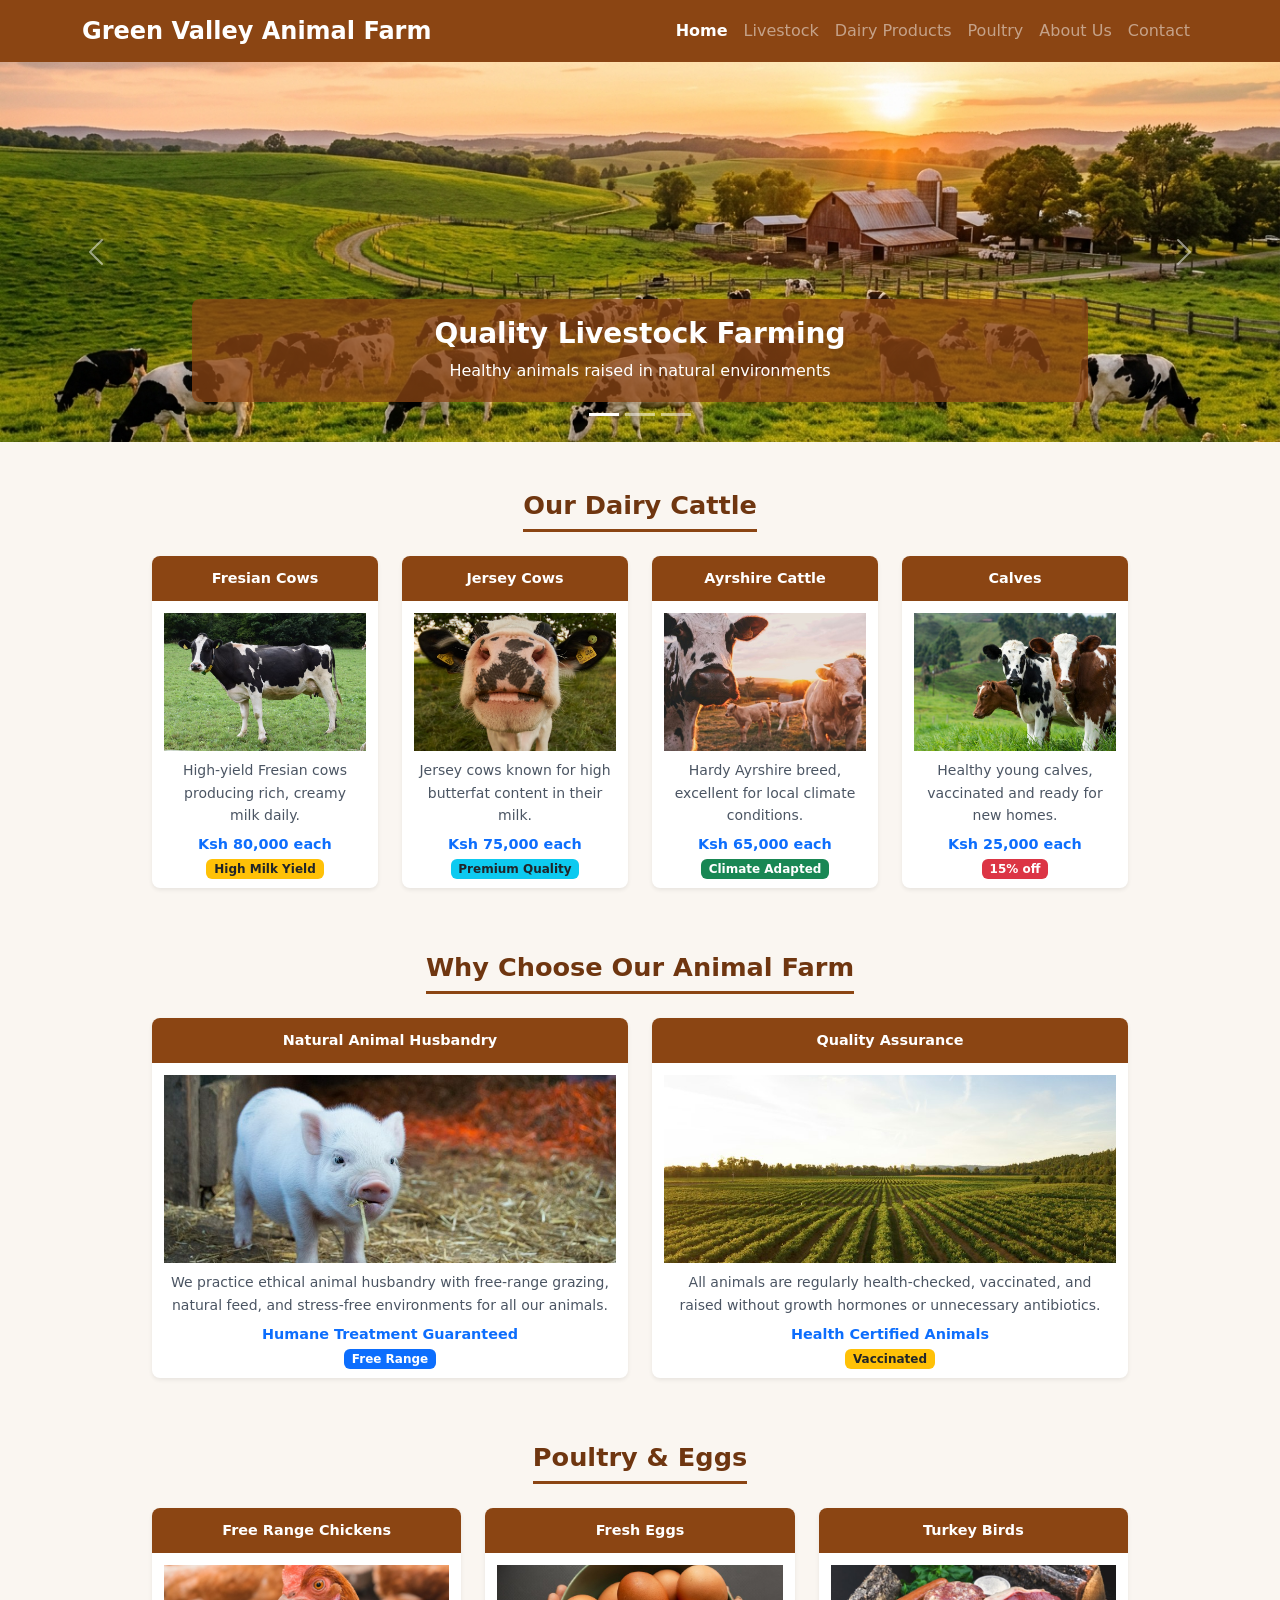
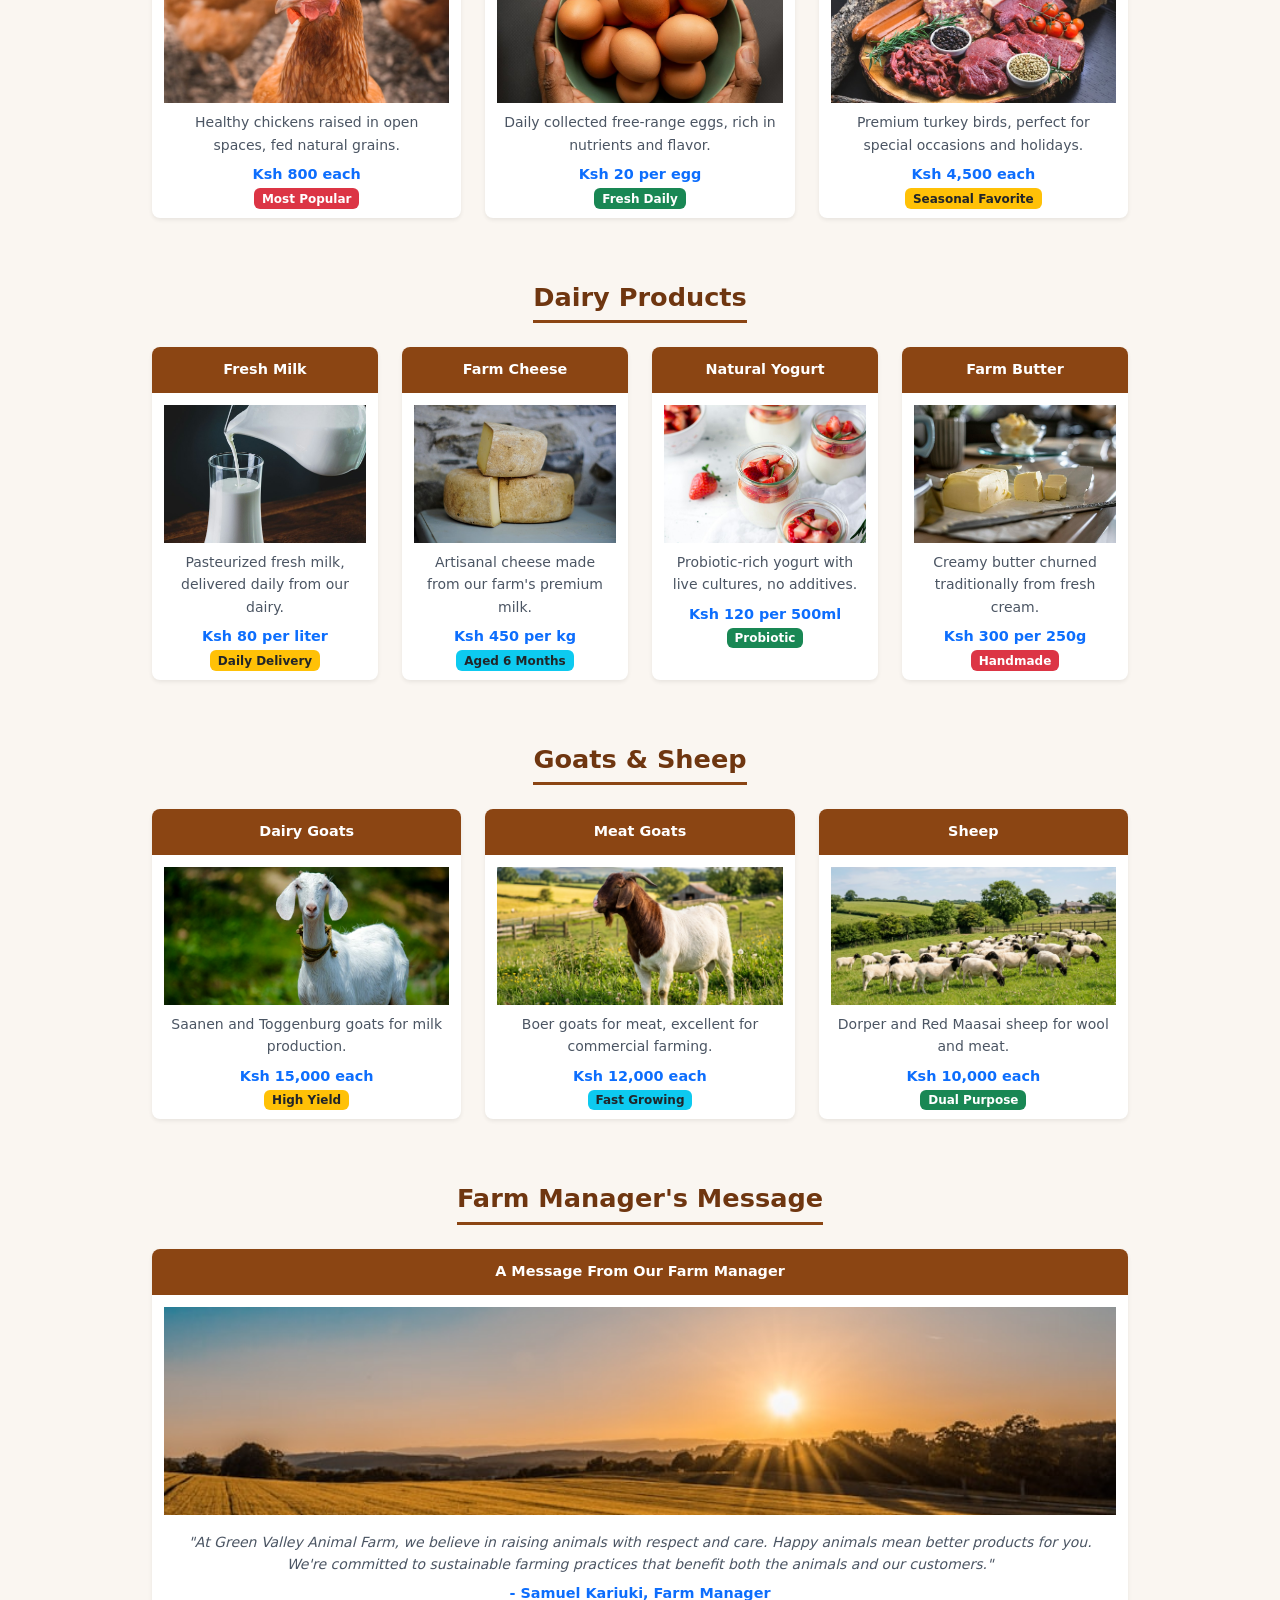
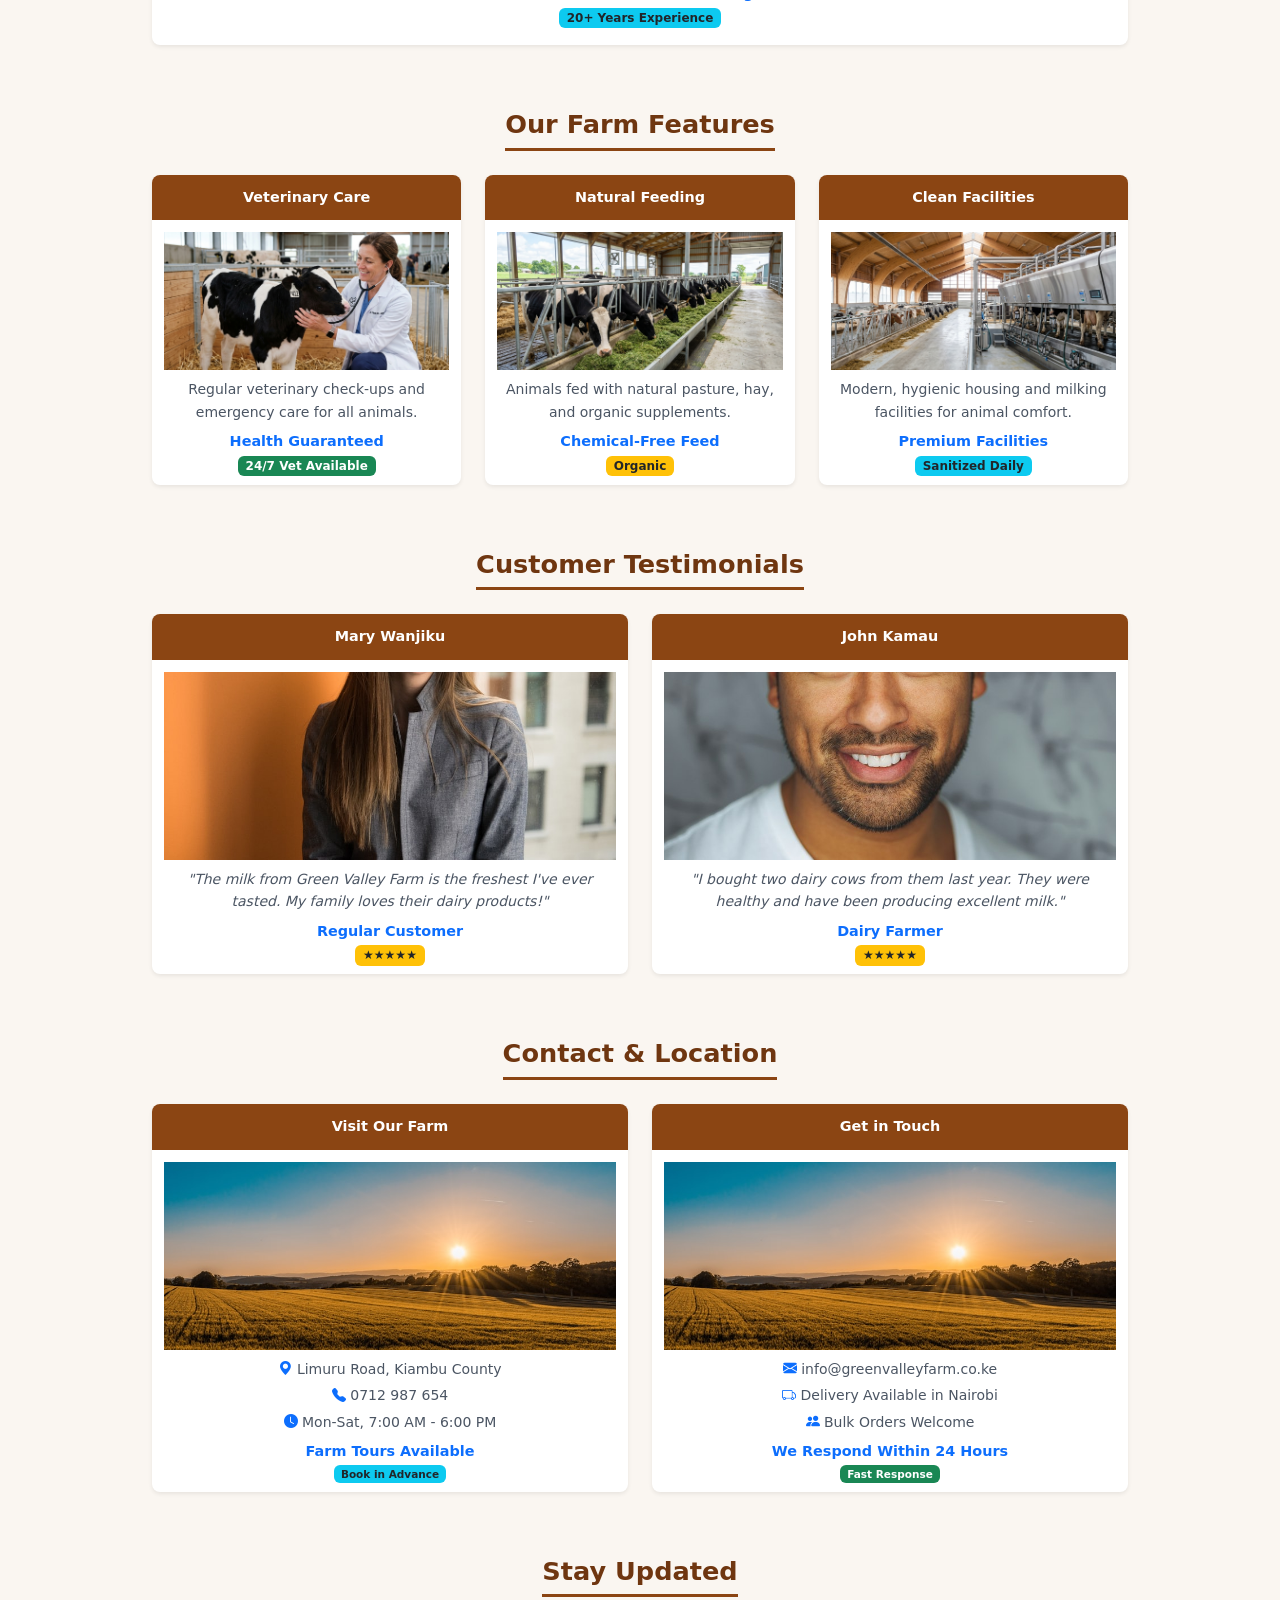
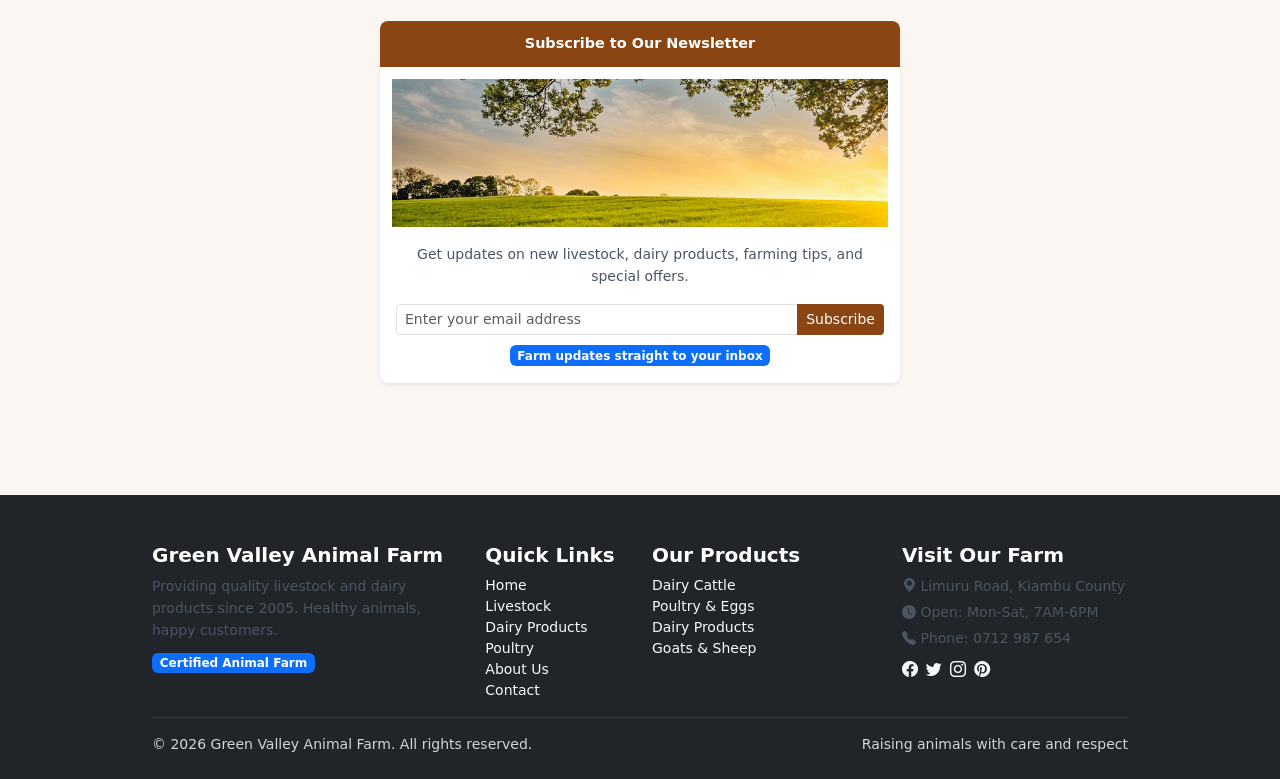
<file: index.html>
<!DOCTYPE html>
<html lang="en">
<head>
<meta charset="UTF-8"><meta name="viewport" content="width=device-width, initial-scale=1.0">
<title>Green Valley Animal Farm | Quality Livestock and Dairy</title>
<link href="css/bootstrap.min.css" rel="stylesheet"><link href="https://cdn.jsdelivr.net/npm/bootstrap@5.3.2/dist/css/bootstrap.min.css" rel="stylesheet">
<link href="https://cdn.jsdelivr.net/npm/bootstrap-icons@1.11.3/font/bootstrap-icons.min.css" rel="stylesheet">
<style>
:root {
    --brown: saddlebrown;
    --dark-brown: rgb(111, 54, 16);
    --cream: rgb(250, 246, 241);
    --text-dark: rgb(51, 51, 51);
    --text-gray: rgb(75, 85, 99);
    --orange: rgb(217, 119, 6);
    --charcoal: rgb(33, 37, 41);
    --light-gray: rgb(209, 213, 219);
    --blue: rgb(13, 110, 253);
    --white: white;
    --near-black: rgb(17, 17, 17);
}
body {
    background-color: var(--cream);
    color: var(--text-dark);
    font-family: system-ui, -apple-system, sans-serif;
}
h2 {
    color: var(--dark-brown);
    font-weight: 700;
    font-size: 1.6rem;
    padding-bottom: 8px;
    display: inline-block;
    border-bottom: 3px solid var(--brown);
}
p {
    line-height: 1.6;
    color: var(--text-gray);
}
a {
    text-decoration: none;
    color: var(--brown);
    transition: all 0.2s ease-in-out;
}
a:hover {
    color: var(--orange);
}
.navbar-custom { background-color: var(--brown); }
.footer-custom { background-color: var(--charcoal); color: var(--light-gray); }
.carousel-item { height: 380px; background-color: var(--near-black); }
.carousel-item img { object-fit: cover; width: 100%; height: 100%; }
.carousel-caption { background: rgba(139, 69, 19, 0.75); border-radius: 8px; left: 15%; right: 15%; bottom: 40px; padding: 18px; }
.carousel-caption p { color: var(--white); }
.section-block { margin-bottom: 4rem; }
.card { transition: transform 0.25s, box-shadow 0.25s; border: none; border-radius: 8px; overflow: hidden; }
.card:hover { transform: translateY(-4px); box-shadow: 0 10px 24px rgba(0, 0, 0, 0.12) !important; }
.card-header-custom { background-color: var(--brown); color: var(--white); text-align: center; font-weight: 600; font-size: 0.9rem; padding: 12px; }
.card-img-top { height: 150px; object-fit: cover; padding: 12px 12px 0; }
.card-img-wide { height: 200px; }
.price { color: var(--blue); font-weight: 600; font-size: 0.9rem; }
</style>
</head>
<body>
<nav class="navbar navbar-expand-lg navbar-dark sticky-top navbar-custom">
  <div class="container">
    <a class="navbar-brand text-white fw-bold fs-4" href="index.html"><i class="bi bi-paw-fill"></i> Green Valley Animal Farm</a>
    <button class="navbar-toggler" type="button" data-bs-toggle="collapse" data-bs-target="#navbarContent"><span class="navbar-toggler-icon"></span></button>
    <div class="collapse navbar-collapse" id="navbarContent">
      <ul class="navbar-nav ms-auto mb-2 mb-lg-0">
        <li class="nav-item"><a class="nav-link text-white active fw-semibold" href="index.html">Home</a></li>
        <li class="nav-item"><a class="nav-link text-white-50" href="livestock.html">Livestock</a></li>
        <li class="nav-item"><a class="nav-link text-white-50" href="Dairyproducts.html">Dairy Products</a></li>
        <li class="nav-item"><a class="nav-link text-white-50" href="poultry.html">Poultry</a></li>
        <li class="nav-item"><a class="nav-link text-white-50" href="AboutUs.html">About Us</a></li>
        <li class="nav-item"><a class="nav-link text-white-50" href="Contact.html">Contact</a></li>
      </ul>
    </div>
  </div>
</nav>

<div id="heroCarousel" class="carousel slide carousel-fade" data-bs-ride="carousel">
  <div class="carousel-indicators">
    <button data-bs-target="#heroCarousel" data-bs-slide-to="0" class="active"></button>
    <button data-bs-target="#heroCarousel" data-bs-slide-to="1"></button>
    <button data-bs-target="#heroCarousel" data-bs-slide-to="2"></button>
  </div>
  <div class="carousel-inner">
    <div class="carousel-item active" data-bs-interval="5000">
      <img src="images/hero-cows.jpg" class="d-block w-100" alt="Cows grazing at sunset">
      <div class="carousel-caption"><h3 class="fw-bold">Quality Livestock Farming</h3>
        <p class="mb-0 text-white">Healthy animals raised in natural environments</p>
      </div>
    </div>
    <div class="carousel-item" data-bs-interval="5000">
      <img src="images/hero-dairy.jpg" class="d-block w-100" alt="Dairy herd on green pasture">
      <div class="carousel-caption">
        <h3 class="fw-bold">Fresh Dairy Daily</h3>
        <p class="mb-0 text-white">Milk, cheese, yogurt and butter straight from our farm</p></div></div>
    <div class="carousel-item" data-bs-interval="5000"><img src="images/hero-poultry.jpg" class="d-block w-100" alt="Free range chickens">
      <div class="carousel-caption"><h3 class="fw-bold">Free Range Poultry</h3><p class="mb-0 text-white">Chickens, eggs and turkeys raised on natural feed</p></div></div>
  </div>
  <button class="carousel-control-prev" type="button" data-bs-target="#heroCarousel" data-bs-slide="prev"><span class="carousel-control-prev-icon"></span></button>
  <button class="carousel-control-next" type="button" data-bs-target="#heroCarousel" data-bs-slide="next"><span class="carousel-control-next-icon"></span></button>
</div>

<main class="container py-5" style="max-width:1000px;">

  <!-- SECTION 1: 4 COLUMNS -->
  <section class="section-block text-center" id="livestock">
    <h2 class="mb-4">Our Dairy Cattle</h2>
    <div class="row g-4">
      <div class="col-sm-6 col-lg-3"><div class="card h-100 shadow-sm"><div class="card-header-custom">Fresian Cows</div><img src="images/fresian-cows.jpg" class="card-img-top" alt="Fresian cows grazing" loading="lazy"><div class="card-body py-2"><p class="small mb-2">High-yield Fresian cows producing rich, creamy milk daily.</p><div class="price">Ksh 80,000 each</div><span class="badge bg-warning text-dark">High Milk Yield</span></div></div></div>
      <div class="col-sm-6 col-lg-3"><div class="card h-100 shadow-sm"><div class="card-header-custom">Jersey Cows</div><img src="images/jersey-cows.jpg" class="card-img-top" alt="Jersey cows on pasture" loading="lazy"><div class="card-body py-2"><p class="small mb-2">Jersey cows known for high butterfat content in their milk.</p><div class="price">Ksh 75,000 each</div><span class="badge bg-info text-dark">Premium Quality</span></div></div></div>
      <div class="col-sm-6 col-lg-3"><div class="card h-100 shadow-sm"><div class="card-header-custom">Ayrshire Cattle</div><img src="images/ayrshire-cattle.jpg" class="card-img-top" alt="Ayrshire cattle" loading="lazy"><div class="card-body py-2"><p class="small mb-2">Hardy Ayrshire breed, excellent for local climate conditions.</p><div class="price">Ksh 65,000 each</div><span class="badge bg-success">Climate Adapted</span></div></div></div>
      <div class="col-sm-6 col-lg-3"><div class="card h-100 shadow-sm"><div class="card-header-custom">Calves</div><img src="images/calves.jpg" class="card-img-top" alt="Young calves" loading="lazy"><div class="card-body py-2"><p class="small mb-2">Healthy young calves, vaccinated and ready for new homes.</p><div class="price">Ksh 25,000 each</div><span class="badge bg-danger">15% off</span></div></div></div>
    </div>
  </section>

  <!-- SECTION 2: 2 COLUMNS -->
  <section class="section-block text-center" id="about">
    <h2 class="mb-4">Why Choose Our Animal Farm</h2>
    <div class="row g-4 justify-content-center">
      <div class="col-md-6"><div class="card h-100 shadow-sm"><div class="card-header-custom">Natural Animal Husbandry</div><img src="images/husbandry.jpg" class="card-img-top card-img-wide" alt="Cows and calves in a field" loading="lazy"><div class="card-body py-2"><p class="small mb-2">We practice ethical animal husbandry with free-range grazing, natural feed, and stress-free environments for all our animals.</p><div class="price">Humane Treatment Guaranteed</div><span class="badge bg-primary">Free Range</span></div></div></div>
      <div class="col-md-6"><div class="card h-100 shadow-sm"><div class="card-header-custom">Quality Assurance</div><img src="images/quality.jpg" class="card-img-top card-img-wide" alt="Healthy cow close up" loading="lazy"><div class="card-body py-2"><p class="small mb-2">All animals are regularly health-checked, vaccinated, and raised without growth hormones or unnecessary antibiotics.</p><div class="price">Health Certified Animals</div><span class="badge bg-warning text-dark">Vaccinated</span></div></div></div>
    </div>
  </section>

  <!-- SECTION 3: 3 COLUMNS -->
  <section class="section-block text-center" id="poultry">
    <h2 class="mb-4">Poultry &amp; Eggs</h2>
    <div class="row g-4">
      <div class="col-md-6 col-lg-4"><div class="card h-100 shadow-sm"><div class="card-header-custom">Free Range Chickens</div><img src="images/chickens.jpg" class="card-img-top" alt="Free range chickens" loading="lazy"><div class="card-body py-2"><p class="small mb-2">Healthy chickens raised in open spaces, fed natural grains.</p><div class="price">Ksh 800 each</div><span class="badge bg-danger">Most Popular</span></div></div></div>
      <div class="col-md-6 col-lg-4"><div class="card h-100 shadow-sm"><div class="card-header-custom">Fresh Eggs</div><img src="images/eggs.jpg" class="card-img-top" alt="Bowl of fresh eggs" loading="lazy"><div class="card-body py-2"><p class="small mb-2">Daily collected free-range eggs, rich in nutrients and flavor.</p><div class="price">Ksh 20 per egg</div><span class="badge bg-success">Fresh Daily</span></div></div></div>
      <div class="col-md-6 col-lg-4"><div class="card h-100 shadow-sm"><div class="card-header-custom">Turkey Birds</div><img src="images/turkeys.jpg" class="card-img-top" alt="Turkeys on grass" loading="lazy"><div class="card-body py-2"><p class="small mb-2">Premium turkey birds, perfect for special occasions and holidays.</p><div class="price">Ksh 4,500 each</div><span class="badge bg-warning text-dark">Seasonal Favorite</span></div></div></div>
    </div>
  </section>

  <!-- SECTION 4: 4 COLUMNS -->
  <section class="section-block text-center" id="dairy-products">
    <h2 class="mb-4">Dairy Products</h2>
    <div class="row g-4">
      <div class="col-sm-6 col-lg-3"><div class="card h-100 shadow-sm"><div class="card-header-custom">Fresh Milk</div><img src="images/milk.jpg" class="card-img-top" alt="Fresh milk" loading="lazy"><div class="card-body py-2"><p class="small mb-2">Pasteurized fresh milk, delivered daily from our dairy.</p><div class="price">Ksh 80 per liter</div><span class="badge bg-warning text-dark">Daily Delivery</span></div></div></div>
      <div class="col-sm-6 col-lg-3"><div class="card h-100 shadow-sm"><div class="card-header-custom">Farm Cheese</div><img src="images/cheese.jpg" class="card-img-top" alt="Farm cheese wheels" loading="lazy"><div class="card-body py-2"><p class="small mb-2">Artisanal cheese made from our farm's premium milk.</p><div class="price">Ksh 450 per kg</div><span class="badge bg-info text-dark">Aged 6 Months</span></div></div></div>
      <div class="col-sm-6 col-lg-3"><div class="card h-100 shadow-sm"><div class="card-header-custom">Natural Yogurt</div><img src="images/yogurt.jpg" class="card-img-top" alt="Natural yogurt" loading="lazy"><div class="card-body py-2"><p class="small mb-2">Probiotic-rich yogurt with live cultures, no additives.</p><div class="price">Ksh 120 per 500ml</div><span class="badge bg-success">Probiotic</span></div></div></div>
      <div class="col-sm-6 col-lg-3"><div class="card h-100 shadow-sm"><div class="card-header-custom">Farm Butter</div><img src="images/butter.jpg" class="card-img-top" alt="Farm butter" loading="lazy"><div class="card-body py-2"><p class="small mb-2">Creamy butter churned traditionally from fresh cream.</p><div class="price">Ksh 300 per 250g</div><span class="badge bg-danger">Handmade</span></div></div></div>
    </div>
  </section>

  <!-- SECTION 5: 3 COLUMNS -->
  <section class="section-block text-center">
    <h2 class="mb-4">Goats &amp; Sheep</h2>
    <div class="row g-4">
      <div class="col-md-6 col-lg-4"><div class="card h-100 shadow-sm"><div class="card-header-custom">Dairy Goats</div><img src="images/dairy-goats.jpg" class="card-img-top" alt="Dairy goats" loading="lazy"><div class="card-body py-2"><p class="small mb-2">Saanen and Toggenburg goats for milk production.</p><div class="price">Ksh 15,000 each</div><span class="badge bg-warning text-dark">High Yield</span></div></div></div>
      <div class="col-md-6 col-lg-4"><div class="card h-100 shadow-sm"><div class="card-header-custom">Meat Goats</div><img src="images/meat-goats.jpg" class="card-img-top" alt="Boer goats" loading="lazy"><div class="card-body py-2"><p class="small mb-2">Boer goats for meat, excellent for commercial farming.</p><div class="price">Ksh 12,000 each</div><span class="badge bg-info text-dark">Fast Growing</span></div></div></div>
      <div class="col-md-6 col-lg-4"><div class="card h-100 shadow-sm"><div class="card-header-custom">Sheep</div><img src="images/sheep.jpg" class="card-img-top" alt="Sheep flock" loading="lazy"><div class="card-body py-2"><p class="small mb-2">Dorper and Red Maasai sheep for wool and meat.</p><div class="price">Ksh 10,000 each</div><span class="badge bg-success">Dual Purpose</span></div></div></div>
    </div>
  </section>

  <!-- SECTION 6: 1 COLUMN -->
  <section class="section-block text-center">
    <h2 class="mb-4">Farm Manager's Message</h2>
    <div class="card shadow-sm"><div class="card-header-custom">A Message From Our Farm Manager</div><img src="images/farm-field.jpg" class="card-img-top" style="height:220px;" alt="Green farm field" loading="lazy"><div class="card-body"><p class="fst-italic small mb-2">"At Green Valley Animal Farm, we believe in raising animals with respect and care. Happy animals mean better products for you. We're committed to sustainable farming practices that benefit both the animals and our customers."</p><div class="price">- Samuel Kariuki, Farm Manager</div><span class="badge bg-info text-dark">20+ Years Experience</span></div></div>
  </section>

  <!-- SECTION 7: 3 COLUMNS -->
  <section class="section-block text-center">
    <h2 class="mb-4">Our Farm Features</h2>
    <div class="row g-4">
      <div class="col-md-6 col-lg-4"><div class="card h-100 shadow-sm"><div class="card-header-custom">Veterinary Care</div><img src="images/vet-care.jpg" class="card-img-top" alt="Vet examining calves" loading="lazy"><div class="card-body py-2"><p class="small mb-2">Regular veterinary check-ups and emergency care for all animals.</p><div class="price">Health Guaranteed</div><span class="badge bg-success">24/7 Vet Available</span></div></div></div>
      <div class="col-md-6 col-lg-4"><div class="card h-100 shadow-sm"><div class="card-header-custom">Natural Feeding</div><img src="images/feeding.jpg" class="card-img-top" alt="Cow eating fresh grass" loading="lazy"><div class="card-body py-2"><p class="small mb-2">Animals fed with natural pasture, hay, and organic supplements.</p><div class="price">Chemical-Free Feed</div><span class="badge bg-warning text-dark">Organic</span></div></div></div>
      <div class="col-md-6 col-lg-4"><div class="card h-100 shadow-sm"><div class="card-header-custom">Clean Facilities</div><img src="images/facilities.jpg" class="card-img-top" alt="Modern milking parlour" loading="lazy"><div class="card-body py-2"><p class="small mb-2">Modern, hygienic housing and milking facilities for animal comfort.</p><div class="price">Premium Facilities</div><span class="badge bg-info text-dark">Sanitized Daily</span></div></div></div>
    </div>
  </section>

  <!-- SECTION 8: 2 COLUMNS -->
  <section class="section-block text-center">
    <h2 class="mb-4">Customer Testimonials</h2>
    <div class="row g-4 justify-content-center">
      <div class="col-md-6"><div class="card h-100 shadow-sm"><div class="card-header-custom">Mary Wanjiku</div><img src="images/mary.jpg" class="card-img-top card-img-wide" alt="Mary Wanjiku" loading="lazy"><div class="card-body py-2"><p class="fst-italic small mb-2">"The milk from Green Valley Farm is the freshest I've ever tasted. My family loves their dairy products!"</p><div class="price">Regular Customer</div><span class="badge bg-warning text-dark">&#9733;&#9733;&#9733;&#9733;&#9733;</span></div></div></div>
      <div class="col-md-6"><div class="card h-100 shadow-sm"><div class="card-header-custom">John Kamau</div><img src="images/john.jpg" class="card-img-top card-img-wide" alt="John Kamau" loading="lazy"><div class="card-body py-2"><p class="fst-italic small mb-2">"I bought two dairy cows from them last year. They were healthy and have been producing excellent milk."</p><div class="price">Dairy Farmer</div><span class="badge bg-warning text-dark">&#9733;&#9733;&#9733;&#9733;&#9733;</span></div></div></div>
    </div>
  </section>

  <!-- SECTION 9: 2 COLUMNS -->
  <section class="section-block text-center" id="contact">
    <h2 class="mb-4">Contact &amp; Location</h2>
    <div class="row g-4 justify-content-center">
      <div class="col-md-6"><div class="card h-100 shadow-sm"><div class="card-header-custom">Visit Our Farm</div><img src="images/farm-hills.jpg" class="card-img-top card-img-wide" alt="Farm hills" loading="lazy"><div class="card-body py-2 small">
        <p class="mb-1"><i class="bi bi-geo-alt-fill text-primary"></i> Limuru Road, Kiambu County</p>
        <p class="mb-1"><i class="bi bi-telephone-fill text-primary"></i> 0712 987 654</p>
        <p class="mb-2"><i class="bi bi-clock-fill text-primary"></i> Mon-Sat, 7:00 AM - 6:00 PM</p>
        <div class="price">Farm Tours Available</div><span class="badge bg-info text-dark">Book in Advance</span></div></div></div>
      <div class="col-md-6"><div class="card h-100 shadow-sm"><div class="card-header-custom">Get in Touch</div><img src="images/farm-hills.jpg" class="card-img-top card-img-wide" alt="Farm hills" loading="lazy"><div class="card-body py-2 small">
        <p class="mb-1"><i class="bi bi-envelope-fill text-primary"></i> info@greenvalleyfarm.co.ke</p>
        <p class="mb-1"><i class="bi bi-truck text-primary"></i> Delivery Available in Nairobi</p>
        <p class="mb-2"><i class="bi bi-people-fill text-primary"></i> Bulk Orders Welcome</p>
        <div class="price">We Respond Within 24 Hours</div><span class="badge bg-success">Fast Response</span></div></div></div>
    </div>
  </section>

  <!-- SECTION 10: 1 COLUMN -->
  <section class="section-block text-center">
    <h2 class="mb-4">Stay Updated</h2>
    <div class="card shadow-sm mx-auto" style="max-width:520px;"><div class="card-header-custom">Subscribe to Our Newsletter</div><img src="images/newsletter.jpg" class="card-img-top" style="height:160px;" alt="Friends celebrating at sunset" loading="lazy"><div class="card-body">
      <p class="small">Get updates on new livestock, dairy products, farming tips, and special offers.</p>
      <div class="input-group mb-2"><input type="email" class="form-control form-control-sm" placeholder="Enter your email address"><button class="btn btn-sm text-white" style="background-color:var(--brown);" type="button">Subscribe</button></div>
      <span class="badge bg-primary">Farm updates straight to your inbox</span></div></div>
  </section>
</main>

<footer class="footer-custom pt-5 pb-4">
  <div class="container" style="max-width:1000px;">
    <div class="row g-4">
      <div class="col-lg-4 col-md-6"><h5 class="text-white fw-bold mb-2"><i class="bi bi-paw-fill"></i> Green Valley Animal Farm</h5><p class="small mb-2">Providing quality livestock and dairy products since 2005. Healthy animals, happy customers.</p><span class="badge bg-primary">Certified Animal Farm</span></div>
      <div class="col-lg-2 col-md-6"><h5 class="text-white fw-bold mb-2">Quick Links</h5><ul class="list-unstyled small mb-0"><li><a href="index.html" class="text-light">Home</a></li><li><a href="livestock.html" class="text-light">Livestock</a></li><li><a href="Dairyproducts.html" class="text-light">Dairy Products</a></li><li><a href="poultry.html" class="text-light">Poultry</a></li><li><a href="AboutUs.html" class="text-light">About Us</a></li><li><a href="Contact.html" class="text-light">Contact</a></li></ul></div>
      <div class="col-lg-3 col-md-6"><h5 class="text-white fw-bold mb-2">Our Products</h5><ul class="list-unstyled small mb-0"><li><a href="#livestock" class="text-light">Dairy Cattle</a></li><li><a href="#poultry" class="text-light">Poultry &amp; Eggs</a></li><li><a href="#dairy-products" class="text-light">Dairy Products</a></li><li><a href="#livestock" class="text-light">Goats &amp; Sheep</a></li></ul></div>
      <div class="col-lg-3 col-md-6"><h5 class="text-white fw-bold mb-2">Visit Our Farm</h5><p class="small mb-1"><i class="bi bi-geo-alt-fill"></i> Limuru Road, Kiambu County</p><p class="small mb-1"><i class="bi bi-clock-fill"></i> Open: Mon-Sat, 7AM-6PM</p><p class="small mb-2"><i class="bi bi-telephone-fill"></i> Phone: 0712 987 654</p>
        <div class="d-flex gap-2"><a href="https://facebook.com" class="text-light"><i class="bi bi-facebook"></i></a><a href="https://twitter.com" class="text-light"><i class="bi bi-twitter"></i></a><a href="https://instagram.com" class="text-light"><i class="bi bi-instagram"></i></a><a href="https://pinterest.com" class="text-light"><i class="bi bi-pinterest"></i></a></div></div>
    </div>
    <hr class="border-secondary my-3"><div class="d-flex justify-content-between small"><span>&copy; 2026 Green Valley Animal Farm. All rights reserved.</span><span>Raising animals with care and respect</span></div>
  </div>
</footer>

<script src="js/bootstrap.bundle.min.js"></script><script src="https://cdn.jsdelivr.net/npm/bootstrap@5.3.2/dist/js/bootstrap.bundle.min.js"></script>
</body>
</html>
</file>
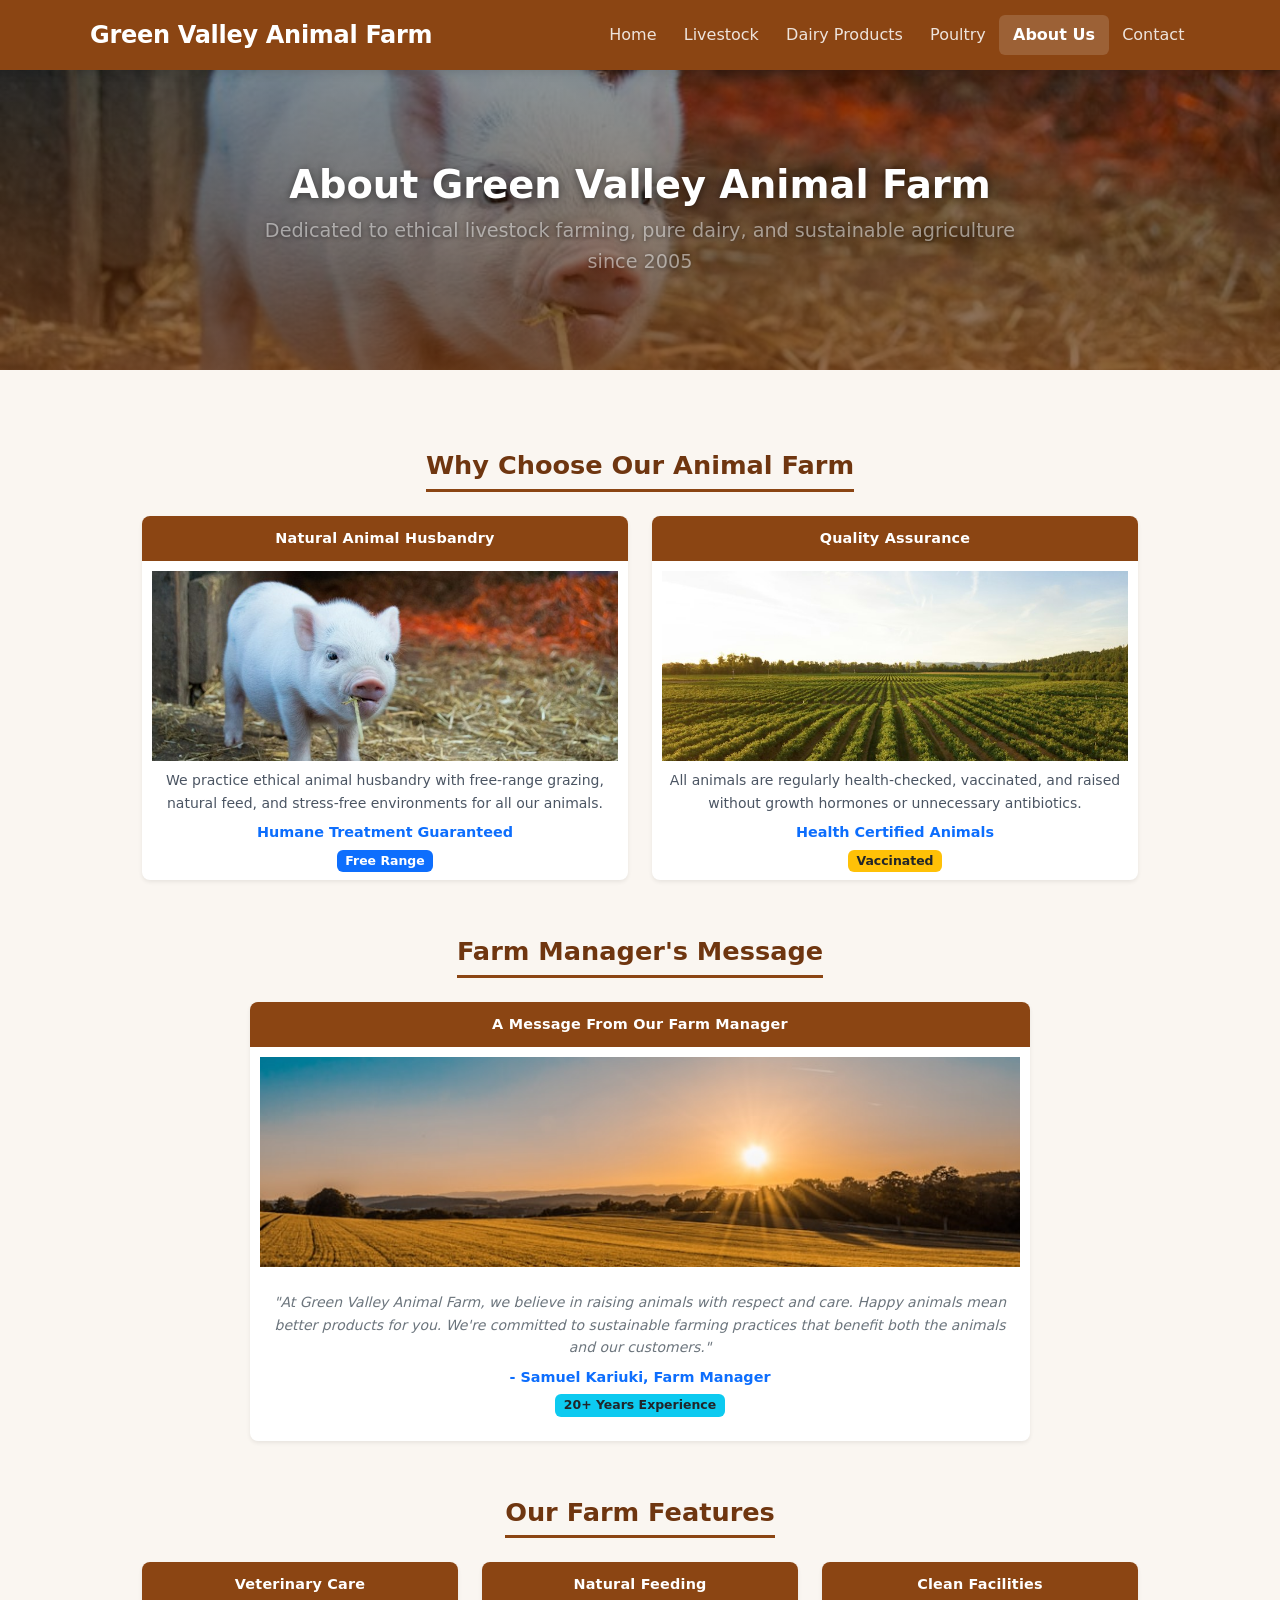
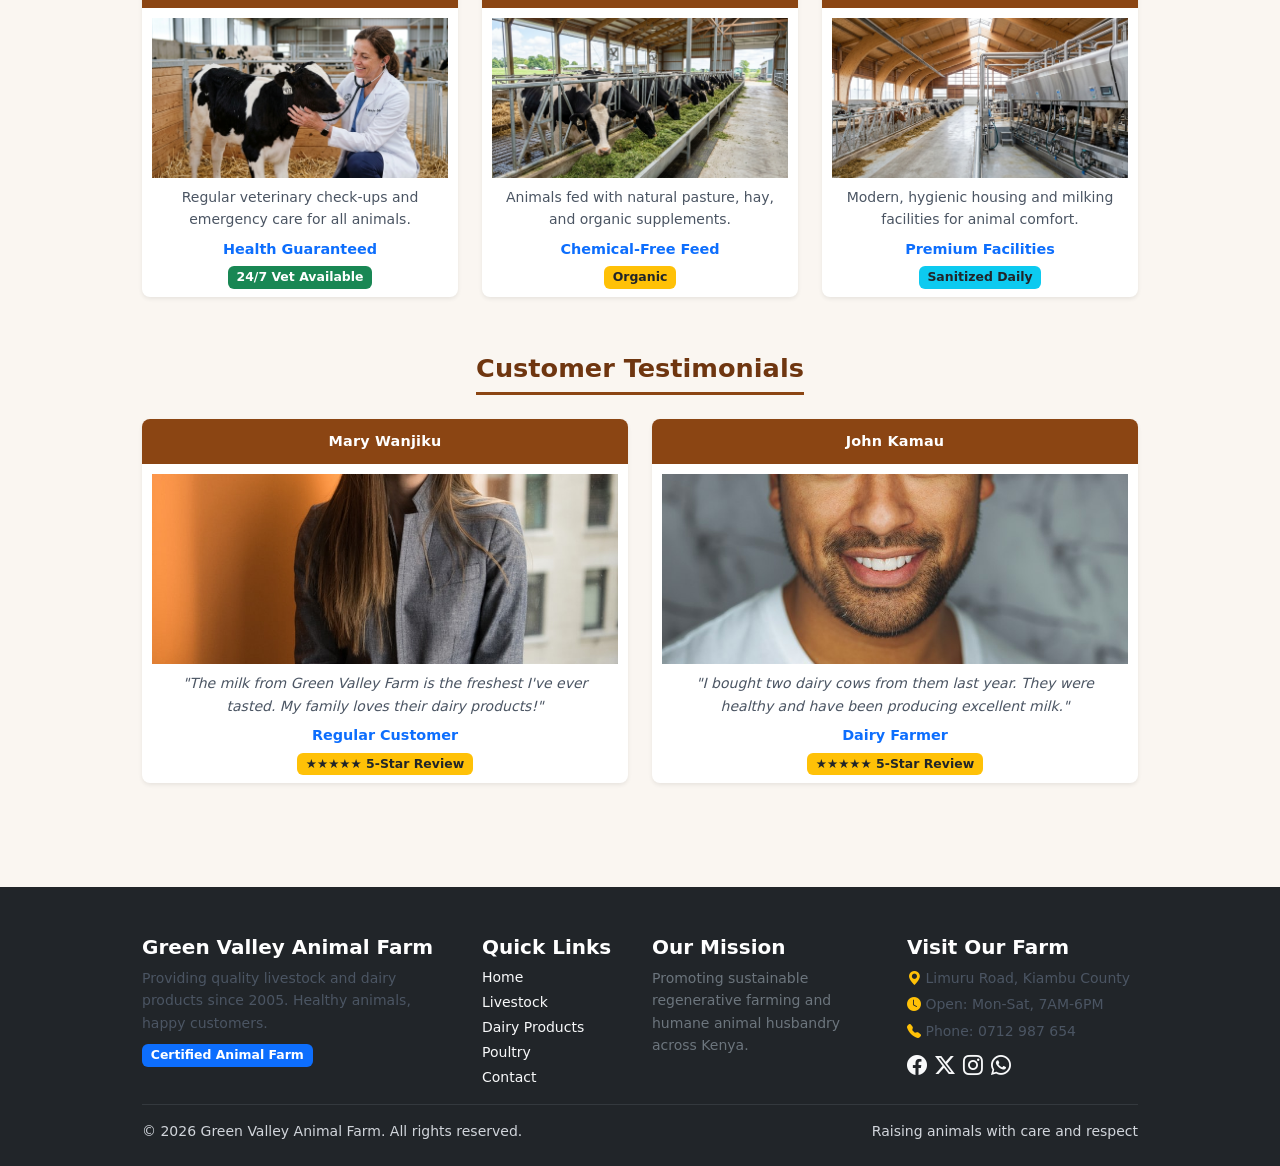
<file: AboutUs.html>
<!DOCTYPE html>
<html lang="en">
<head>
<meta charset="UTF-8"><meta name="viewport" content="width=device-width, initial-scale=1.0">
<title>About Us | Green Valley Animal Farm</title>
<link href="css/bootstrap.min.css" rel="stylesheet"><link href="https://cdn.jsdelivr.net/npm/bootstrap@5.3.2/dist/css/bootstrap.min.css" rel="stylesheet">
<link href="https://cdn.jsdelivr.net/npm/bootstrap-icons@1.11.3/font/bootstrap-icons.min.css" rel="stylesheet">
<link href="css/style.css" rel="stylesheet">
<style>
:root { --primary: #8b4513; --primary-dark: #6f3610; --cream: #faf6f1; }
body { background-color: var(--cream); color: #333333; font-family: system-ui, -apple-system, sans-serif; overflow-x: hidden; }
h2 { color: var(--primary-dark); font-weight: 700; font-size: clamp(1.3rem, 2.5vw, 1.6rem); display: inline-block; padding-bottom: 8px; border-bottom: 3px solid var(--primary); }
p { line-height: 1.6; color: #4b5563; }
a { text-decoration: none; color: var(--primary); transition: all 0.2s ease-in-out; }
a:hover { color: #d97706; }
.navbar-custom { background-color: var(--primary); }
.footer-custom { background-color: #212529; color: #d1d5db; }
.page-banner { position: relative; height: clamp(200px, 30vw, 300px); background: #1a1614 url('images/husbandry.jpg') center/cover no-repeat; display: flex; align-items: center; justify-content: center; text-align: center; color: #fff; margin-bottom: 2rem; }
.page-banner::before { content: ""; position: absolute; inset: 0; background: linear-gradient(rgba(0,0,0,0.4), rgba(111,54,16,0.7)); }
.page-banner-content { position: relative; z-index: 1; padding: 1rem; }
.page-banner-content h1 { font-size: clamp(1.6rem, 3.5vw, 2.4rem); color: #fff; font-weight: 700; }
.card { transition: transform 0.25s, box-shadow 0.25s; border: none; border-radius: 8px; overflow: hidden; background: #fff; }
.card:hover { transform: translateY(-4px); box-shadow: 0 10px 24px rgba(0,0,0,0.12) !important; }
.card-header-custom { background-color: var(--primary); color: #fff; text-align: center; font-weight: 600; font-size: 0.9rem; padding: 12px; }
.card-img-top { height: 170px; object-fit: cover; padding: 10px 10px 0; border-radius: 8px 8px 0 0; }
.card-img-wide { height: 200px; }
.price { color: #0d6efd; font-weight: 600; font-size: 0.9rem; margin-bottom: 4px; }
.section-block { margin-bottom: 3.5rem; }
@media (max-width: 575.98px) { .card-img-top { height: 190px; } }
</style>
</head>
<body>

<nav class="navbar navbar-expand-lg navbar-dark sticky-top navbar-custom">
  <div class="container">
    <a class="navbar-brand text-white fw-bold fs-4" href="index.html"><i class="bi bi-paw-fill"></i> Green Valley Animal Farm</a>
    <button class="navbar-toggler" type="button" data-bs-toggle="collapse" data-bs-target="#navbarContent" aria-controls="navbarContent" aria-expanded="false" aria-label="Toggle navigation"><span class="navbar-toggler-icon"></span></button>
    <div class="collapse navbar-collapse" id="navbarContent">
      <ul class="navbar-nav ms-auto mb-2 mb-lg-0">
        <li class="nav-item"><a class="nav-link text-white-50" href="index.html">Home</a></li>
        <li class="nav-item"><a class="nav-link text-white-50" href="livestock.html">Livestock</a></li>
        <li class="nav-item"><a class="nav-link text-white-50" href="Dairyproducts.html">Dairy Products</a></li>
        <li class="nav-item"><a class="nav-link text-white-50" href="poultry.html">Poultry</a></li>
        <li class="nav-item"><a class="nav-link text-white active fw-semibold" href="AboutUs.html">About Us</a></li>
        <li class="nav-item"><a class="nav-link text-white-50" href="Contact.html">Contact</a></li>
      </ul>
    </div>
  </div>
</nav>

<header class="page-banner">
  <div class="page-banner-content">
    <h1>About Green Valley Animal Farm</h1>
    <p class="mb-0 text-white-50">Dedicated to ethical livestock farming, pure dairy, and sustainable agriculture since 2005</p>
  </div>
</header>

<main class="container py-4 py-md-5" style="max-width:1020px;">

  <!-- SECTION 1: WHY CHOOSE US (2 COLUMNS) -->
  <section class="section-block text-center">
    <h2 class="mb-4">Why Choose Our Animal Farm</h2>
    <div class="row g-3 g-md-4 justify-content-center">
      <div class="col-12 col-md-6"><div class="card h-100 shadow-sm"><div class="card-header-custom">Natural Animal Husbandry</div><img src="images/husbandry.jpg" class="card-img-top card-img-wide" alt="Cows and calves in a field" loading="lazy"><div class="card-body py-2"><p class="small mb-2">We practice ethical animal husbandry with free-range grazing, natural feed, and stress-free environments for all our animals.</p><div class="price">Humane Treatment Guaranteed</div><span class="badge bg-primary">Free Range</span></div></div></div>
      <div class="col-12 col-md-6"><div class="card h-100 shadow-sm"><div class="card-header-custom">Quality Assurance</div><img src="images/quality.jpg" class="card-img-top card-img-wide" alt="Healthy cow close up" loading="lazy"><div class="card-body py-2"><p class="small mb-2">All animals are regularly health-checked, vaccinated, and raised without growth hormones or unnecessary antibiotics.</p><div class="price">Health Certified Animals</div><span class="badge bg-warning text-dark">Vaccinated</span></div></div></div>
    </div>
  </section>

  <!-- SECTION 2: FARM MANAGER'S MESSAGE (1 COLUMN) -->
  <section class="section-block text-center">
    <h2 class="mb-4">Farm Manager's Message</h2>
    <div class="card shadow-sm mx-auto" style="max-width:780px;"><div class="card-header-custom">A Message From Our Farm Manager</div><img src="images/farm-field.jpg" class="card-img-top" style="height:220px;" alt="Green farm field" loading="lazy"><div class="card-body p-3 p-md-4"><p class="fst-italic small mb-2 text-secondary">"At Green Valley Animal Farm, we believe in raising animals with respect and care. Happy animals mean better products for you. We're committed to sustainable farming practices that benefit both the animals and our customers."</p><div class="price mb-1">- Samuel Kariuki, Farm Manager</div><span class="badge bg-info text-dark">20+ Years Experience</span></div></div>
  </section>

  <!-- SECTION 3: FARM FEATURES (3 COLUMNS) -->
  <section class="section-block text-center">
    <h2 class="mb-4">Our Farm Features</h2>
    <div class="row g-3 g-md-4">
      <div class="col-12 col-sm-6 col-lg-4"><div class="card h-100 shadow-sm"><div class="card-header-custom">Veterinary Care</div><img src="images/vet-care.jpg" class="card-img-top" alt="Veterinarian examining calf" loading="lazy"><div class="card-body py-2"><p class="small mb-2">Regular veterinary check-ups and emergency care for all animals.</p><div class="price">Health Guaranteed</div><span class="badge bg-success">24/7 Vet Available</span></div></div></div>
      <div class="col-12 col-sm-6 col-lg-4"><div class="card h-100 shadow-sm"><div class="card-header-custom">Natural Feeding</div><img src="images/feeding.jpg" class="card-img-top" alt="Cows eating green feed in trough" loading="lazy"><div class="card-body py-2"><p class="small mb-2">Animals fed with natural pasture, hay, and organic supplements.</p><div class="price">Chemical-Free Feed</div><span class="badge bg-warning text-dark">Organic</span></div></div></div>
      <div class="col-12 col-sm-12 col-lg-4"><div class="card h-100 shadow-sm"><div class="card-header-custom">Clean Facilities</div><img src="images/facilities.jpg" class="card-img-top" alt="Modern clean facilities" loading="lazy"><div class="card-body py-2"><p class="small mb-2">Modern, hygienic housing and milking facilities for animal comfort.</p><div class="price">Premium Facilities</div><span class="badge bg-info text-dark">Sanitized Daily</span></div></div></div>
    </div>
  </section>

  <!-- SECTION 4: TESTIMONIALS (2 COLUMNS) -->
  <section class="section-block text-center">
    <h2 class="mb-4">Customer Testimonials</h2>
    <div class="row g-3 g-md-4 justify-content-center">
      <div class="col-12 col-md-6"><div class="card h-100 shadow-sm"><div class="card-header-custom">Mary Wanjiku</div><img src="images/mary.jpg" class="card-img-top card-img-wide" alt="Mary Wanjiku" loading="lazy"><div class="card-body py-2"><p class="fst-italic small mb-2">"The milk from Green Valley Farm is the freshest I've ever tasted. My family loves their dairy products!"</p><div class="price">Regular Customer</div><span class="badge bg-warning text-dark">&#9733;&#9733;&#9733;&#9733;&#9733; 5-Star Review</span></div></div></div>
      <div class="col-12 col-md-6"><div class="card h-100 shadow-sm"><div class="card-header-custom">John Kamau</div><img src="images/john.jpg" class="card-img-top card-img-wide" alt="John Kamau" loading="lazy"><div class="card-body py-2"><p class="fst-italic small mb-2">"I bought two dairy cows from them last year. They were healthy and have been producing excellent milk."</p><div class="price">Dairy Farmer</div><span class="badge bg-warning text-dark">&#9733;&#9733;&#9733;&#9733;&#9733; 5-Star Review</span></div></div></div>
    </div>
  </section>

</main>

<footer class="footer-custom pt-5 pb-4">
  <div class="container" style="max-width:1020px;">
    <div class="row g-4">
      <div class="col-12 col-md-6 col-lg-4"><h5 class="text-white fw-bold mb-2"><i class="bi bi-paw-fill"></i> Green Valley Animal Farm</h5><p class="small mb-2">Providing quality livestock and dairy products since 2005. Healthy animals, happy customers.</p><span class="badge bg-primary">Certified Animal Farm</span></div>
      <div class="col-6 col-md-3 col-lg-2"><h5 class="text-white fw-bold mb-2">Quick Links</h5><ul class="list-unstyled small mb-0"><li class="mb-1"><a href="index.html" class="text-light">Home</a></li><li class="mb-1"><a href="livestock.html" class="text-light">Livestock</a></li><li class="mb-1"><a href="Dairyproducts.html" class="text-light">Dairy Products</a></li><li class="mb-1"><a href="poultry.html" class="text-light">Poultry</a></li><li><a href="Contact.html" class="text-light">Contact</a></li></ul></div>
      <div class="col-6 col-md-3 col-lg-3"><h5 class="text-white fw-bold mb-2">Our Mission</h5><p class="small mb-0 text-secondary">Promoting sustainable regenerative farming and humane animal husbandry across Kenya.</p></div>
      <div class="col-12 col-md-6 col-lg-3"><h5 class="text-white fw-bold mb-2">Visit Our Farm</h5><p class="small mb-1"><i class="bi bi-geo-alt-fill text-warning"></i> Limuru Road, Kiambu County</p><p class="small mb-1"><i class="bi bi-clock-fill text-warning"></i> Open: Mon-Sat, 7AM-6PM</p><p class="small mb-2"><i class="bi bi-telephone-fill text-warning"></i> Phone: 0712 987 654</p>
      <div class="d-flex gap-2"><a href="https://facebook.com" class="text-light fs-5"><i class="bi bi-facebook"></i></a><a href="https://twitter.com" class="text-light fs-5"><i class="bi bi-twitter-x"></i></a><a href="https://instagram.com" class="text-light fs-5"><i class="bi bi-instagram"></i></a><a href="https://wa.me/254712987654" class="text-light fs-5"><i class="bi bi-whatsapp"></i></a></div></div>
    </div>
    <hr class="border-secondary my-3"><div class="d-flex flex-column flex-sm-row justify-content-between text-center text-sm-start small"><span>&copy; 2026 Green Valley Animal Farm. All rights reserved.</span><span class="mt-2 mt-sm-0">Raising animals with care and respect</span></div>
  </div>
</footer>

<script src="js/bootstrap.bundle.min.js"></script>
<script src="https://cdn.jsdelivr.net/npm/bootstrap@5.3.2/dist/js/bootstrap.bundle.min.js"></script>
</body>
</html>
</file>
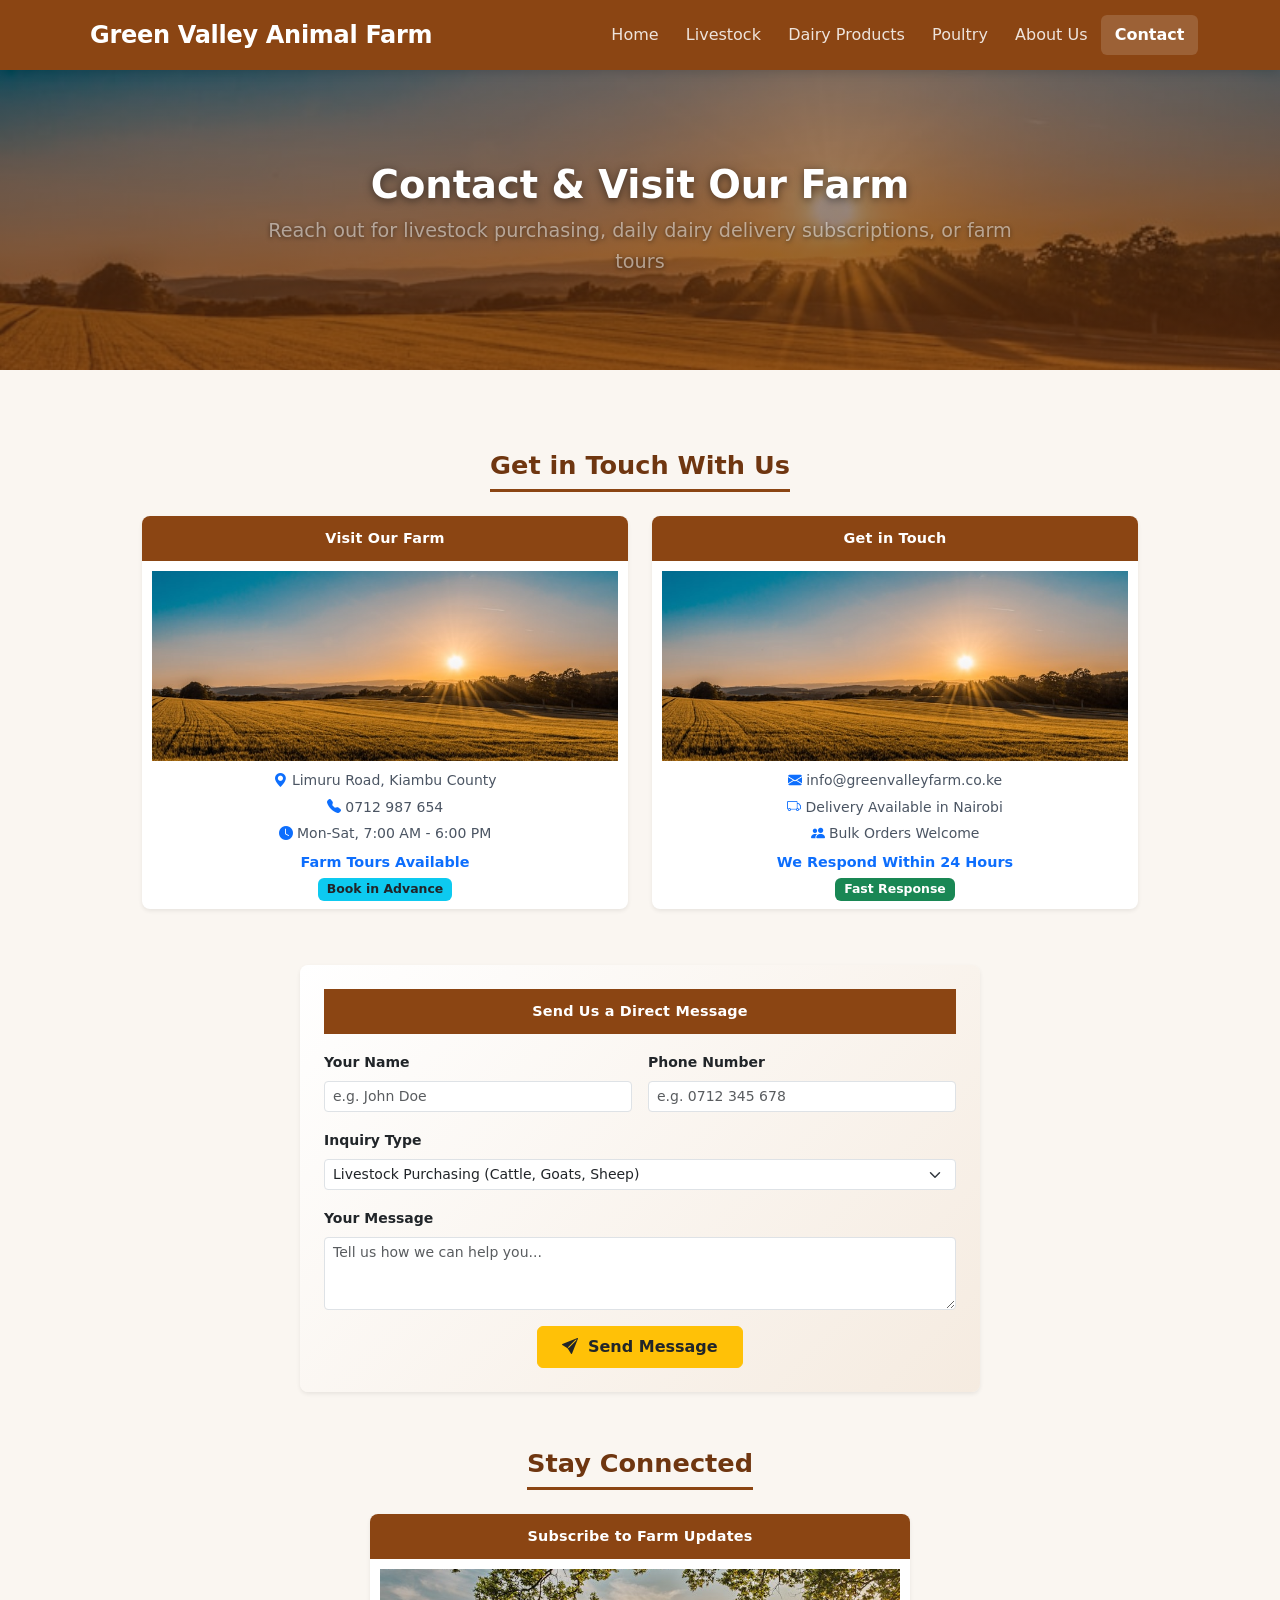
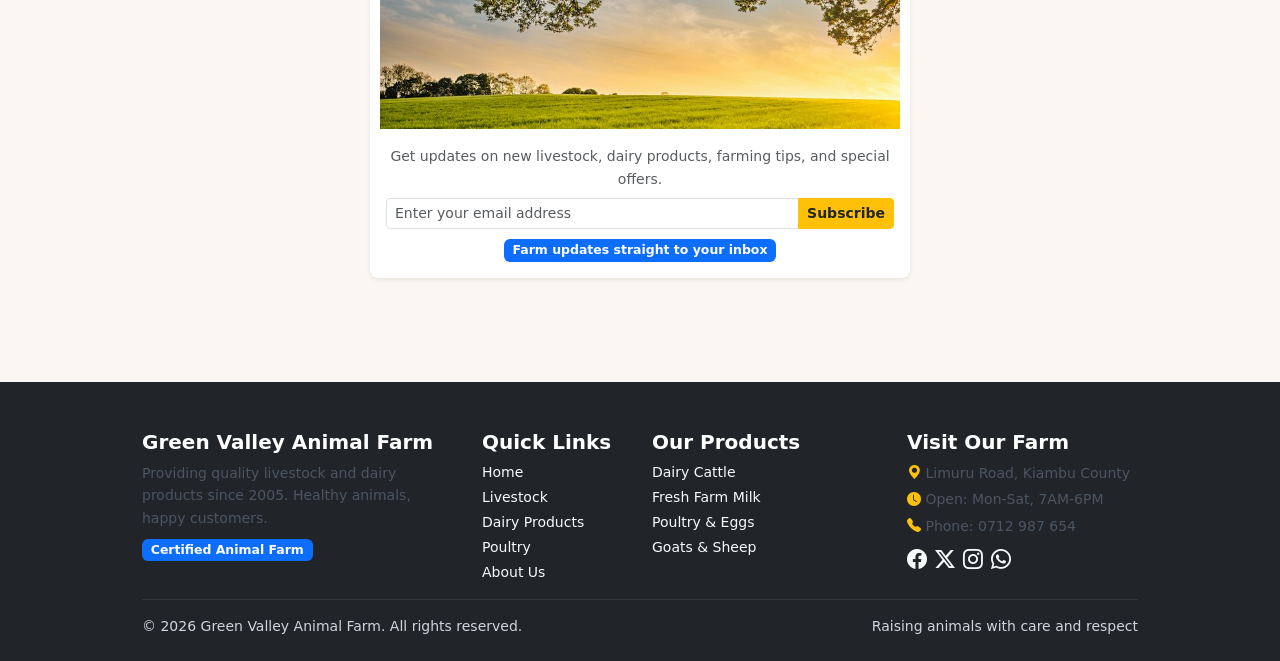
<file: Contact.html>
<!DOCTYPE html>
<html lang="en">
<head>
<meta charset="UTF-8"><meta name="viewport" content="width=device-width, initial-scale=1.0">
<title>Contact Us | Green Valley Animal Farm</title>
<link href="css/bootstrap.min.css" rel="stylesheet"><link href="https://cdn.jsdelivr.net/npm/bootstrap@5.3.2/dist/css/bootstrap.min.css" rel="stylesheet">
<link href="https://cdn.jsdelivr.net/npm/bootstrap-icons@1.11.3/font/bootstrap-icons.min.css" rel="stylesheet">
<link href="css/style.css" rel="stylesheet">
<style>
:root { --primary: #8b4513; --primary-dark: #6f3610; --cream: #faf6f1; }
body { background-color: var(--cream); color: #333333; font-family: system-ui, -apple-system, sans-serif; overflow-x: hidden; }
h2 { color: var(--primary-dark); font-weight: 700; font-size: clamp(1.3rem, 2.5vw, 1.6rem); display: inline-block; padding-bottom: 8px; border-bottom: 3px solid var(--primary); }
p { line-height: 1.6; color: #4b5563; }
a { text-decoration: none; color: var(--primary); transition: all 0.2s ease-in-out; }
a:hover { color: #d97706; }
.navbar-custom { background-color: var(--primary); }
.footer-custom { background-color: #212529; color: #d1d5db; }
.page-banner { position: relative; height: clamp(200px, 30vw, 300px); background: #1a1614 url('images/farm-hills.jpg') center/cover no-repeat; display: flex; align-items: center; justify-content: center; text-align: center; color: #fff; margin-bottom: 2rem; }
.page-banner::before { content: ""; position: absolute; inset: 0; background: linear-gradient(rgba(0,0,0,0.4), rgba(111,54,16,0.7)); }
.page-banner-content { position: relative; z-index: 1; padding: 1rem; }
.page-banner-content h1 { font-size: clamp(1.6rem, 3.5vw, 2.4rem); color: #fff; font-weight: 700; }
.card { transition: transform 0.25s, box-shadow 0.25s; border: none; border-radius: 8px; overflow: hidden; background: #fff; }
.card:hover { transform: translateY(-4px); box-shadow: 0 10px 24px rgba(0,0,0,0.12) !important; }
.card-header-custom { background-color: var(--primary); color: #fff; text-align: center; font-weight: 600; font-size: 0.9rem; padding: 12px; }
.card-img-top { height: 170px; object-fit: cover; padding: 10px 10px 0; border-radius: 8px 8px 0 0; }
.card-img-wide { height: 200px; }
.price { color: #0d6efd; font-weight: 600; font-size: 0.9rem; margin-bottom: 4px; }
.section-block { margin-bottom: 3.5rem; }
@media (max-width: 575.98px) { .card-img-top { height: 190px; } }
</style>
</head>
<body>

<nav class="navbar navbar-expand-lg navbar-dark sticky-top navbar-custom">
  <div class="container">
    <a class="navbar-brand text-white fw-bold fs-4" href="index.html"><i class="bi bi-paw-fill"></i> Green Valley Animal Farm</a>
    <button class="navbar-toggler" type="button" data-bs-toggle="collapse" data-bs-target="#navbarContent" aria-controls="navbarContent" aria-expanded="false" aria-label="Toggle navigation"><span class="navbar-toggler-icon"></span></button>
    <div class="collapse navbar-collapse" id="navbarContent">
      <ul class="navbar-nav ms-auto mb-2 mb-lg-0">
        <li class="nav-item"><a class="nav-link text-white-50" href="index.html">Home</a></li>
        <li class="nav-item"><a class="nav-link text-white-50" href="livestock.html">Livestock</a></li>
        <li class="nav-item"><a class="nav-link text-white-50" href="Dairyproducts.html">Dairy Products</a></li>
        <li class="nav-item"><a class="nav-link text-white-50" href="poultry.html">Poultry</a></li>
        <li class="nav-item"><a class="nav-link text-white-50" href="AboutUs.html">About Us</a></li>
        <li class="nav-item"><a class="nav-link text-white active fw-semibold" href="Contact.html">Contact</a></li>
      </ul>
    </div>
  </div>
</nav>

<header class="page-banner">
  <div class="page-banner-content">
    <h1>Contact &amp; Visit Our Farm</h1>
    <p class="mb-0 text-white-50">Reach out for livestock purchasing, daily dairy delivery subscriptions, or farm tours</p>
  </div>
</header>

<main class="container py-4 py-md-5" style="max-width:1020px;">

  <!-- SECTION 1: CONTACT CARDS (2 COLUMNS) -->
  <section class="section-block text-center">
    <h2 class="mb-4">Get in Touch With Us</h2>
    <div class="row g-3 g-md-4 justify-content-center">
      <div class="col-12 col-md-6">
        <div class="card h-100 shadow-sm">
          <div class="card-header-custom">Visit Our Farm</div>
          <img src="images/farm-hills.jpg" class="card-img-top card-img-wide" alt="Farm hills" loading="lazy">
          <div class="card-body py-2 small">
            <p class="mb-1"><i class="bi bi-geo-alt-fill text-primary"></i> Limuru Road, Kiambu County</p>
            <p class="mb-1"><i class="bi bi-telephone-fill text-primary"></i> 0712 987 654</p>
            <p class="mb-2"><i class="bi bi-clock-fill text-primary"></i> Mon-Sat, 7:00 AM - 6:00 PM</p>
            <div class="price">Farm Tours Available</div>
            <span class="badge bg-info text-dark">Book in Advance</span>
          </div>
        </div>
      </div>
      <div class="col-12 col-md-6">
        <div class="card h-100 shadow-sm">
          <div class="card-header-custom">Get in Touch</div>
          <img src="images/farm-hills.jpg" class="card-img-top card-img-wide" alt="Farm hills" loading="lazy">
          <div class="card-body py-2 small">
            <p class="mb-1"><i class="bi bi-envelope-fill text-primary"></i> info@greenvalleyfarm.co.ke</p>
            <p class="mb-1"><i class="bi bi-truck text-primary"></i> Delivery Available in Nairobi</p>
            <p class="mb-2"><i class="bi bi-people-fill text-primary"></i> Bulk Orders Welcome</p>
            <div class="price">We Respond Within 24 Hours</div>
            <span class="badge bg-success">Fast Response</span>
          </div>
        </div>
      </div>
    </div>
  </section>

  <!-- SECTION 2: SEND A MESSAGE FORM -->
  <section class="section-block text-center">
    <div class="card shadow-sm mx-auto p-4" style="max-width:680px; background:linear-gradient(135deg, #fff 0%, #f5ebe0 100%);">
      <div class="card-header-custom mb-3">Send Us a Direct Message</div>
      <form onsubmit="event.preventDefault(); alert('Thank you! Your message has been received. Our farm team will contact you shortly.');">
        <div class="row g-3 text-start">
          <div class="col-12 col-sm-6">
            <label class="form-label small fw-semibold">Your Name</label>
            <input type="text" class="form-control form-control-sm" placeholder="e.g. John Doe" required>
          </div>
          <div class="col-12 col-sm-6">
            <label class="form-label small fw-semibold">Phone Number</label>
            <input type="tel" class="form-control form-control-sm" placeholder="e.g. 0712 345 678" required>
          </div>
          <div class="col-12">
            <label class="form-label small fw-semibold">Inquiry Type</label>
            <select class="form-select form-select-sm">
              <option value="livestock">Livestock Purchasing (Cattle, Goats, Sheep)</option>
              <option value="dairy">Dairy Products Delivery (Milk, Cheese, Yogurt)</option>
              <option value="poultry">Poultry &amp; Fresh Eggs Wholesale</option>
              <option value="tour">Farm Visit &amp; Tour Booking</option>
            </select>
          </div>
          <div class="col-12">
            <label class="form-label small fw-semibold">Your Message</label>
            <textarea class="form-control form-control-sm" rows="3" placeholder="Tell us how we can help you..." required></textarea>
          </div>
          <div class="col-12 text-center mt-3">
            <button type="submit" class="btn btn-warning text-dark fw-semibold px-4 py-2"><i class="bi bi-send-fill me-1"></i> Send Message</button>
          </div>
        </div>
      </form>
    </div>
  </section>

  <!-- SECTION 3: NEWSLETTER -->
  <section class="section-block text-center">
    <h2 class="mb-4">Stay Connected</h2>
    <div class="card shadow-sm mx-auto" style="max-width:540px;">
      <div class="card-header-custom">Subscribe to Farm Updates</div>
      <img src="images/newsletter.jpg" class="card-img-top" style="height:170px;" alt="Farm community gathering" loading="lazy">
      <div class="card-body p-3">
        <p class="small text-muted mb-2">Get updates on new livestock, dairy products, farming tips, and special offers.</p>
        <form onsubmit="event.preventDefault(); alert('Subscribed successfully!');">
          <div class="input-group mb-2">
            <input type="email" class="form-control form-control-sm" placeholder="Enter your email address" required aria-label="Email address">
            <button class="btn btn-sm btn-warning text-dark fw-semibold" type="submit">Subscribe</button>
          </div>
        </form>
        <span class="badge bg-primary">Farm updates straight to your inbox</span>
      </div>
    </div>
  </section>

</main>

<footer class="footer-custom pt-5 pb-4">
  <div class="container" style="max-width:1020px;">
    <div class="row g-4">
      <div class="col-12 col-md-6 col-lg-4"><h5 class="text-white fw-bold mb-2"><i class="bi bi-paw-fill"></i> Green Valley Animal Farm</h5><p class="small mb-2">Providing quality livestock and dairy products since 2005. Healthy animals, happy customers.</p><span class="badge bg-primary">Certified Animal Farm</span></div>
      <div class="col-6 col-md-3 col-lg-2"><h5 class="text-white fw-bold mb-2">Quick Links</h5><ul class="list-unstyled small mb-0"><li class="mb-1"><a href="index.html" class="text-light">Home</a></li><li class="mb-1"><a href="livestock.html" class="text-light">Livestock</a></li><li class="mb-1"><a href="Dairyproducts.html" class="text-light">Dairy Products</a></li><li class="mb-1"><a href="poultry.html" class="text-light">Poultry</a></li><li><a href="AboutUs.html" class="text-light">About Us</a></li></ul></div>
      <div class="col-6 col-md-3 col-lg-3"><h5 class="text-white fw-bold mb-2">Our Products</h5><ul class="list-unstyled small mb-0"><li class="mb-1"><a href="livestock.html" class="text-light">Dairy Cattle</a></li><li class="mb-1"><a href="Dairyproducts.html" class="text-light">Fresh Farm Milk</a></li><li class="mb-1"><a href="poultry.html" class="text-light">Poultry &amp; Eggs</a></li><li class="mb-1"><a href="livestock.html" class="text-light">Goats &amp; Sheep</a></li></ul></div>
      <div class="col-12 col-md-6 col-lg-3"><h5 class="text-white fw-bold mb-2">Visit Our Farm</h5><p class="small mb-1"><i class="bi bi-geo-alt-fill text-warning"></i> Limuru Road, Kiambu County</p><p class="small mb-1"><i class="bi bi-clock-fill text-warning"></i> Open: Mon-Sat, 7AM-6PM</p><p class="small mb-2"><i class="bi bi-telephone-fill text-warning"></i> Phone: 0712 987 654</p>
      <div class="d-flex gap-2"><a href="https://facebook.com" class="text-light fs-5"><i class="bi bi-facebook"></i></a><a href="https://twitter.com" class="text-light fs-5"><i class="bi bi-twitter-x"></i></a><a href="https://instagram.com" class="text-light fs-5"><i class="bi bi-instagram"></i></a><a href="https://wa.me/254712987654" class="text-light fs-5"><i class="bi bi-whatsapp"></i></a></div></div>
    </div>
    <hr class="border-secondary my-3"><div class="d-flex flex-column flex-sm-row justify-content-between text-center text-sm-start small"><span>&copy; 2026 Green Valley Animal Farm. All rights reserved.</span><span class="mt-2 mt-sm-0">Raising animals with care and respect</span></div>
  </div>
</footer>

<script src="js/bootstrap.bundle.min.js"></script>
<script src="https://cdn.jsdelivr.net/npm/bootstrap@5.3.2/dist/js/bootstrap.bundle.min.js"></script>
</body>
</html>
</file>
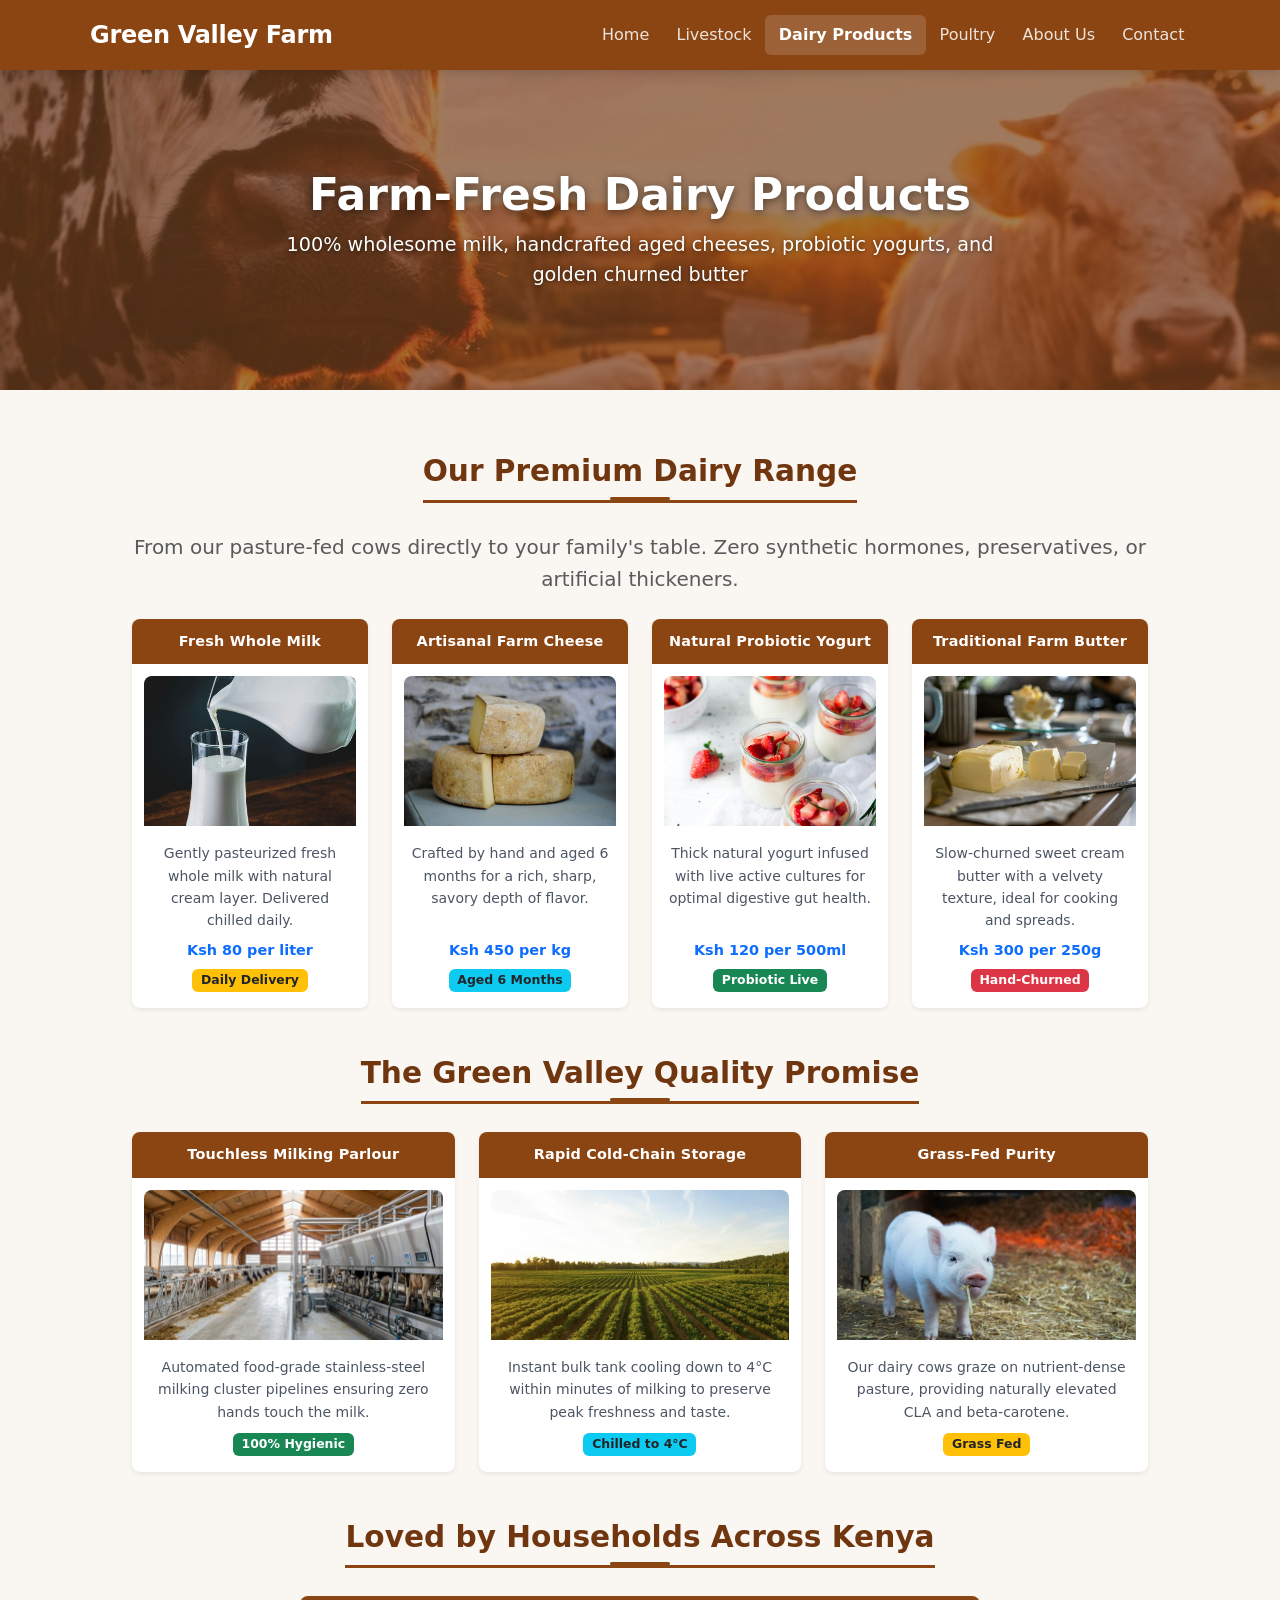
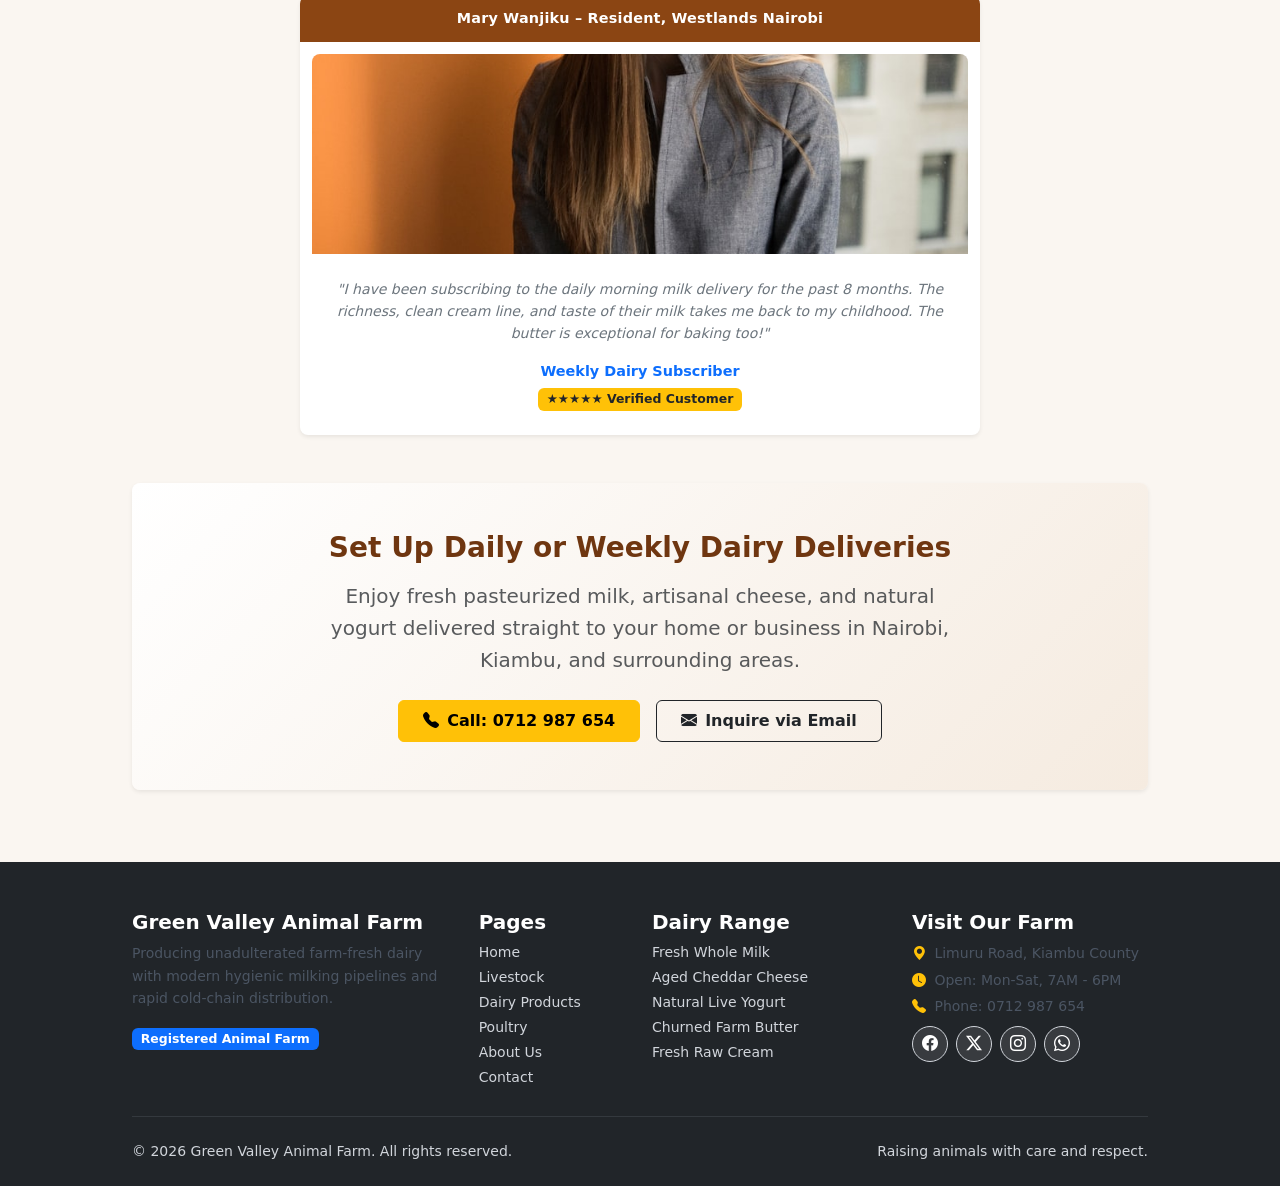
<file: Dairyproducts.html>
<!DOCTYPE html>
<html lang="en">

<head>
  <meta charset="UTF-8">
  <meta name="viewport" content="width=device-width, initial-scale=1.0">
  <title>Fresh Dairy Products | Green Valley Animal Farm</title>
  <link href="css/bootstrap.min.css" rel="stylesheet">
  <link href="https://cdn.jsdelivr.net/npm/bootstrap@5.3.2/dist/css/bootstrap.min.css" rel="stylesheet">
  <link href="https://cdn.jsdelivr.net/npm/bootstrap-icons@1.11.3/font/bootstrap-icons.min.css" rel="stylesheet">
  <link href="css/style.css" rel="stylesheet">
</head>
<style>
  :root {
    --brown: saddlebrown;
    --dark-brown: rgb(111, 54, 16);
    --cream: rgb(250, 246, 241);
    --primary-subtle: rgb(245, 235, 224);
    --text-dark: rgb(51, 51, 51);
    --text-gray: rgb(75, 85, 99);
    --orange: rgb(217, 119, 6);
    --charcoal: rgb(33, 37, 41);
    --light-gray: rgb(209, 213, 219);
    --blue: rgb(13, 110, 253);
    --white: white;
  }

  body {
    background-color: var(--cream);
    color: var(--text-dark);
    font-family: system-ui, -apple-system, sans-serif;
  }

  h2 {
    color: var(--dark-brown);
    font-weight: 700;
    font-size: 1.6rem;
  }

  p {
    line-height: 1.6;
    color: var(--text-gray);
  }

  a {
    text-decoration: none;
    color: var(--brown);
    transition: all 0.2s ease-in-out;
  }

  a:hover {
    color: var(--orange);
  }

  /* Navbar */
  .navbar-custom {
    background-color: var(--brown);
  }

  .navbar-custom .navbar-brand {
    font-weight: 700;
  }

  .navbar-custom .nav-link {
    color: rgba(255, 255, 255, 0.7);
  }

  .navbar-custom .nav-link:hover {
    color: var(--white);
  }

  .navbar-custom .nav-link.active {
    color: var(--white);
    font-weight: 600;
  }

  /* Page banner */
  .page-banner {
    position: relative;
    background-size: cover;
    background-position: center;
    padding: 90px 16px;
    text-align: center;
  }

  .page-banner::before {
    content: "";
    position: absolute;
    inset: 0;
    background: rgba(111, 54, 16, 0.6);
  }

  .page-banner-content {
    position: relative;
    max-width: 800px;
    margin: 0 auto;
  }

  .page-banner h1 {
    color: var(--white);
    font-weight: 700;
  }

  .page-banner p {
    color: var(--white);
    margin-bottom: 0;
  }

  /* Sections */
  .section-block {
    margin-bottom: 3rem;
  }

  .section-title {
    display: inline-block;
    padding-bottom: 8px;
    margin-bottom: 1.5rem;
    border-bottom: 3px solid var(--brown);
  }

  /* Cards */
  .card {
    transition: transform 0.25s, box-shadow 0.25s;
    border: none;
    border-radius: 8px;
    overflow: hidden;
  }

  .card:hover {
    transform: translateY(-4px);
    box-shadow: 0 10px 24px rgba(0, 0, 0, 0.12) !important;
  }

  .card-header-custom {
    background-color: var(--brown);
    color: var(--white);
    text-align: center;
    font-weight: 600;
    font-size: 0.9rem;
    padding: 12px;
  }

  .card-img-wrap {
    padding: 12px 12px 0;
  }

  .card-img-wrap .card-img-top {
    height: 150px;
    width: 100%;
    object-fit: cover;
  }

  .card-img-wrap .card-img-wide {
    height: 200px;
  }

  .price {
    color: var(--blue);
    font-weight: 600;
    font-size: 0.9rem;
  }

  /* Footer */
  .footer-custom {
    background-color: var(--charcoal);
    color: var(--light-gray);
  }

  .footer-custom h5 {
    color: var(--white);
  }

  .footer-custom a {
    color: var(--light-gray);
  }

  .footer-custom a:hover {
    color: var(--orange);
  }

  .social-links a {
    display: inline-flex;
    align-items: center;
    justify-content: center;
    width: 30px;
    height: 30px;
    border: 1px solid var(--light-gray);
    border-radius: 4px;
  }
</style>

<body>

  <!-- Navigation -->
  <nav class="navbar navbar-expand-lg navbar-dark sticky-top navbar-custom">
    <div class="container">
      <a class="navbar-brand text-white fs-4" href="index.html">
        <i class="bi bi-paw-fill"></i> Green Valley Farm
      </a>
      <button class="navbar-toggler" type="button" data-bs-toggle="collapse" data-bs-target="#navbarContent"
        aria-controls="navbarContent" aria-expanded="false" aria-label="Toggle navigation">
        <span class="navbar-toggler-icon"></span>
      </button>
      <div class="collapse navbar-collapse" id="navbarContent">
        <ul class="navbar-nav ms-auto mb-2 mb-lg-0">
          <li class="nav-item"><a class="nav-link" href="index.html">Home</a></li>
          <li class="nav-item"><a class="nav-link" href="livestock.html">Livestock</a></li>
          <li class="nav-item"><a class="nav-link active" href="Dairyproducts.html">Dairy Products</a></li>
          <li class="nav-item"><a class="nav-link" href="poultry.html">Poultry</a></li>
          <li class="nav-item"><a class="nav-link" href="index.html#about">About Us</a></li>
          <li class="nav-item"><a class="nav-link" href="index.html#contact">Contact</a></li>
        </ul>
      </div>
    </div>
  </nav>

  <!-- Page Banner -->
  <header class="page-banner" style="background-image: url('images/hero-dairy.jpg');">
    <div class="page-banner-content">
      <h1>Farm-Fresh Dairy Products</h1>
      <p>100% wholesome milk, handcrafted aged cheeses, probiotic yogurts, and golden churned butter</p>
    </div>
  </header>

  <!-- Main Content -->
  <main class="container py-3 py-md-4" style="max-width: 1040px;">

    <!-- DAIRY PRODUCT CATALOG -->
    <section class="section-block text-center">
      <h2 class="section-title">Our Premium Dairy Range</h2>
      <p class="lead small mb-4 text-muted">From our pasture-fed cows directly to your family's table. Zero synthetic
        hormones, preservatives, or artificial thickeners.</p>
      <div class="row g-3 g-md-4">
        <div class="col-12 col-sm-6 col-lg-3">
          <div class="card h-100 shadow-sm">
            <div class="card-header-custom">Fresh Whole Milk</div>
            <div class="card-img-wrap">
              <img src="images/milk.jpg" class="card-img-top" alt="Fresh bottle of whole milk" loading="lazy">
            </div>
            <div class="card-body d-flex flex-column justify-content-between">
              <p class="small mb-2">Gently pasteurized fresh whole milk with natural cream layer. Delivered chilled
                daily.</p>
              <div>
                <div class="price">Ksh 80 per liter</div>
                <span class="badge bg-warning text-dark">Daily Delivery</span>
              </div>
            </div>
          </div>
        </div>
        <div class="col-12 col-sm-6 col-lg-3">
          <div class="card h-100 shadow-sm">
            <div class="card-header-custom">Artisanal Farm Cheese</div>
            <div class="card-img-wrap">
              <img src="images/cheese.jpg" class="card-img-top" alt="Artisanal cheese wheel" loading="lazy">
            </div>
            <div class="card-body d-flex flex-column justify-content-between">
              <p class="small mb-2">Crafted by hand and aged 6 months for a rich, sharp, savory depth of flavor.</p>
              <div>
                <div class="price">Ksh 450 per kg</div>
                <span class="badge bg-info text-dark">Aged 6 Months</span>
              </div>
            </div>
          </div>
        </div>
        <div class="col-12 col-sm-6 col-lg-3">
          <div class="card h-100 shadow-sm">
            <div class="card-header-custom">Natural Probiotic Yogurt</div>
            <div class="card-img-wrap">
              <img src="images/yogurt.jpg" class="card-img-top" alt="Creamy bowl of yogurt" loading="lazy">
            </div>
            <div class="card-body d-flex flex-column justify-content-between">
              <p class="small mb-2">Thick natural yogurt infused with live active cultures for optimal digestive gut
                health.</p>
              <div>
                <div class="price">Ksh 120 per 500ml</div>
                <span class="badge bg-success">Probiotic Live</span>
              </div>
            </div>
          </div>
        </div>
        <div class="col-12 col-sm-6 col-lg-3">
          <div class="card h-100 shadow-sm">
            <div class="card-header-custom">Traditional Farm Butter</div>
            <div class="card-img-wrap">
              <img src="images/butter.jpg" class="card-img-top" alt="Block of churned butter" loading="lazy">
            </div>
            <div class="card-body d-flex flex-column justify-content-between">
              <p class="small mb-2">Slow-churned sweet cream butter with a velvety texture, ideal for cooking and
                spreads.</p>
              <div>
                <div class="price">Ksh 300 per 250g</div>
                <span class="badge bg-danger">Hand-Churned</span>
              </div>
            </div>
          </div>
        </div>
      </div>
    </section>

    <!-- QUALITY & PROCESSING STANDARDS -->
    <section class="section-block text-center">
      <h2 class="section-title">The Green Valley Quality Promise</h2>
      <div class="row g-3 g-md-4">
        <div class="col-12 col-sm-6 col-lg-4">
          <div class="card h-100 shadow-sm">
            <div class="card-header-custom">Touchless Milking Parlour</div>
            <div class="card-img-wrap">
              <img src="images/facilities.jpg" class="card-img-top" alt="Milking parlour sanitation" loading="lazy">
            </div>
            <div class="card-body">
              <p class="small mb-2">Automated food-grade stainless-steel milking cluster pipelines ensuring zero hands
                touch the milk.</p>
              <span class="badge bg-success">100% Hygienic</span>
            </div>
          </div>
        </div>
        <div class="col-12 col-sm-6 col-lg-4">
          <div class="card h-100 shadow-sm">
            <div class="card-header-custom">Rapid Cold-Chain Storage</div>
            <div class="card-img-wrap">
              <img src="images/quality.jpg" class="card-img-top" alt="Chilling and quality testing" loading="lazy">
            </div>
            <div class="card-body">
              <p class="small mb-2">Instant bulk tank cooling down to 4&deg;C within minutes of milking to preserve peak
                freshness and taste.</p>
              <span class="badge bg-info text-dark">Chilled to 4&deg;C</span>
            </div>
          </div>
        </div>
        <div class="col-12 col-sm-12 col-lg-4">
          <div class="card h-100 shadow-sm">
            <div class="card-header-custom">Grass-Fed Purity</div>
            <div class="card-img-wrap">
              <img src="images/husbandry.jpg" class="card-img-top" alt="Pasture cows" loading="lazy">
            </div>
            <div class="card-body">
              <p class="small mb-2">Our dairy cows graze on nutrient-dense pasture, providing naturally elevated CLA and
                beta-carotene.</p>
              <span class="badge bg-warning text-dark">Grass Fed</span>
            </div>
          </div>
        </div>
      </div>
    </section>

    <!-- CUSTOMER TESTIMONIAL -->
    <section class="section-block text-center">
      <h2 class="section-title">Loved by Households Across Kenya</h2>
      <div class="card shadow-sm testimonial-card mx-auto" style="max-width: 680px;">
        <div class="card-header-custom">Mary Wanjiku &ndash; Resident, Westlands Nairobi</div>
        <div class="card-img-wrap">
          <img src="images/mary.jpg" class="card-img-top card-img-wide" alt="Mary Wanjiku customer" loading="lazy">
        </div>
        <div class="card-body p-4">
          <p class="fst-italic small mb-3 text-secondary">
            "I have been subscribing to the daily morning milk delivery for the past 8 months. The richness, clean cream
            line, and taste of their milk takes me back to my childhood. The butter is exceptional for baking too!"
          </p>
          <div class="price mb-1">Weekly Dairy Subscriber</div>
          <span class="badge bg-warning text-dark">&#9733;&#9733;&#9733;&#9733;&#9733; Verified Customer</span>
        </div>
      </div>
    </section>

    <!-- SUBSCRIPTIONS & BULK ORDERS CALL TO ACTION -->
    <section class="section-block text-center">
      <div class="card shadow-sm p-4 p-md-5"
        style="background: linear-gradient(135deg, #ffffff 0%, var(--primary-subtle) 100%);">
        <h3 class="fw-bold mb-3">Set Up Daily or Weekly Dairy Deliveries</h3>
        <p class="lead small mb-4 text-muted mx-auto" style="max-width: 650px;">
          Enjoy fresh pasteurized milk, artisanal cheese, and natural yogurt delivered straight to your home or business
          in Nairobi, Kiambu, and surrounding areas.
        </p>
        <div class="d-flex flex-wrap justify-content-center gap-3">
          <a href="tel:+254712987654" class="btn btn-warning fw-semibold px-4 py-2"><i
              class="bi bi-telephone-fill me-2"></i>Call: 0712 987 654</a>
          <a href="index.html#contact" class="btn btn-outline-dark fw-semibold px-4 py-2"><i
              class="bi bi-envelope-fill me-2"></i>Inquire via Email</a>
        </div>
      </div>
    </section>

  </main>

  <!-- Footer -->
  <footer class="footer-custom pt-5 pb-4">
    <div class="container" style="max-width: 1040px;">
      <div class="row g-4">
        <div class="col-12 col-md-6 col-lg-4">
          <h5 class="fw-bold mb-2"><i class="bi bi-paw-fill"></i> Green Valley Animal Farm</h5>
          <p class="small mb-3">Producing unadulterated farm-fresh dairy with modern hygienic milking pipelines and
            rapid cold-chain distribution.</p>
          <span class="badge bg-primary">Registered Animal Farm</span>
        </div>
        <div class="col-6 col-md-3 col-lg-2">
          <h5 class="fw-bold mb-2">Pages</h5>
          <ul class="list-unstyled small mb-0">
            <li class="mb-1"><a href="index.html">Home</a></li>
            <li class="mb-1"><a href="livestock.html">Livestock</a></li>
            <li class="mb-1"><a href="Dairyproducts.html">Dairy Products</a></li>
            <li class="mb-1"><a href="poultry.html">Poultry</a></li>
            <li class="mb-1"><a href="index.html#about">About Us</a></li>
            <li class="mb-1"><a href="index.html#contact">Contact</a></li>
          </ul>
        </div>
        <div class="col-6 col-md-3 col-lg-3">
          <h5 class="fw-bold mb-2">Dairy Range</h5>
          <ul class="list-unstyled small mb-0">
            <li class="mb-1"><a href="#">Fresh Whole Milk</a></li>
            <li class="mb-1"><a href="#">Aged Cheddar Cheese</a></li>
            <li class="mb-1"><a href="#">Natural Live Yogurt</a></li>
            <li class="mb-1"><a href="#">Churned Farm Butter</a></li>
            <li class="mb-1"><a href="#">Fresh Raw Cream</a></li>
          </ul>
        </div>
        <div class="col-12 col-md-6 col-lg-3">
          <h5 class="fw-bold mb-2">Visit Our Farm</h5>
          <p class="small mb-1"><i class="bi bi-geo-alt-fill text-warning me-1"></i> Limuru Road, Kiambu County</p>
          <p class="small mb-1"><i class="bi bi-clock-fill text-warning me-1"></i> Open: Mon-Sat, 7AM - 6PM</p>
          <p class="small mb-2"><i class="bi bi-telephone-fill text-warning me-1"></i> Phone: 0712 987 654</p>
          <div class="social-links d-flex gap-2 mt-2">
            <a href="#" aria-label="Facebook"><i class="bi bi-facebook"></i></a>
            <a href="#" aria-label="Twitter"><i class="bi bi-twitter-x"></i></a>
            <a href="#" aria-label="Instagram"><i class="bi bi-instagram"></i></a>
            <a href="#" aria-label="WhatsApp"><i class="bi bi-whatsapp"></i></a>
          </div>
        </div>
      </div>
      <hr class="border-secondary my-4">
      <div class="d-flex flex-column flex-sm-row justify-content-between text-center text-sm-start small">
        <span>&copy; 2026 Green Valley Animal Farm. All rights reserved.</span>
        <span class="mt-2 mt-sm-0">Raising animals with care and respect.</span>
      </div>
    </div>
  </footer>

  <script src="js/bootstrap.bundle.min.js"></script>
  <script src="https://cdn.jsdelivr.net/npm/bootstrap@5.3.2/dist/js/bootstrap.bundle.min.js"></script>
</body>

</html>
</file>
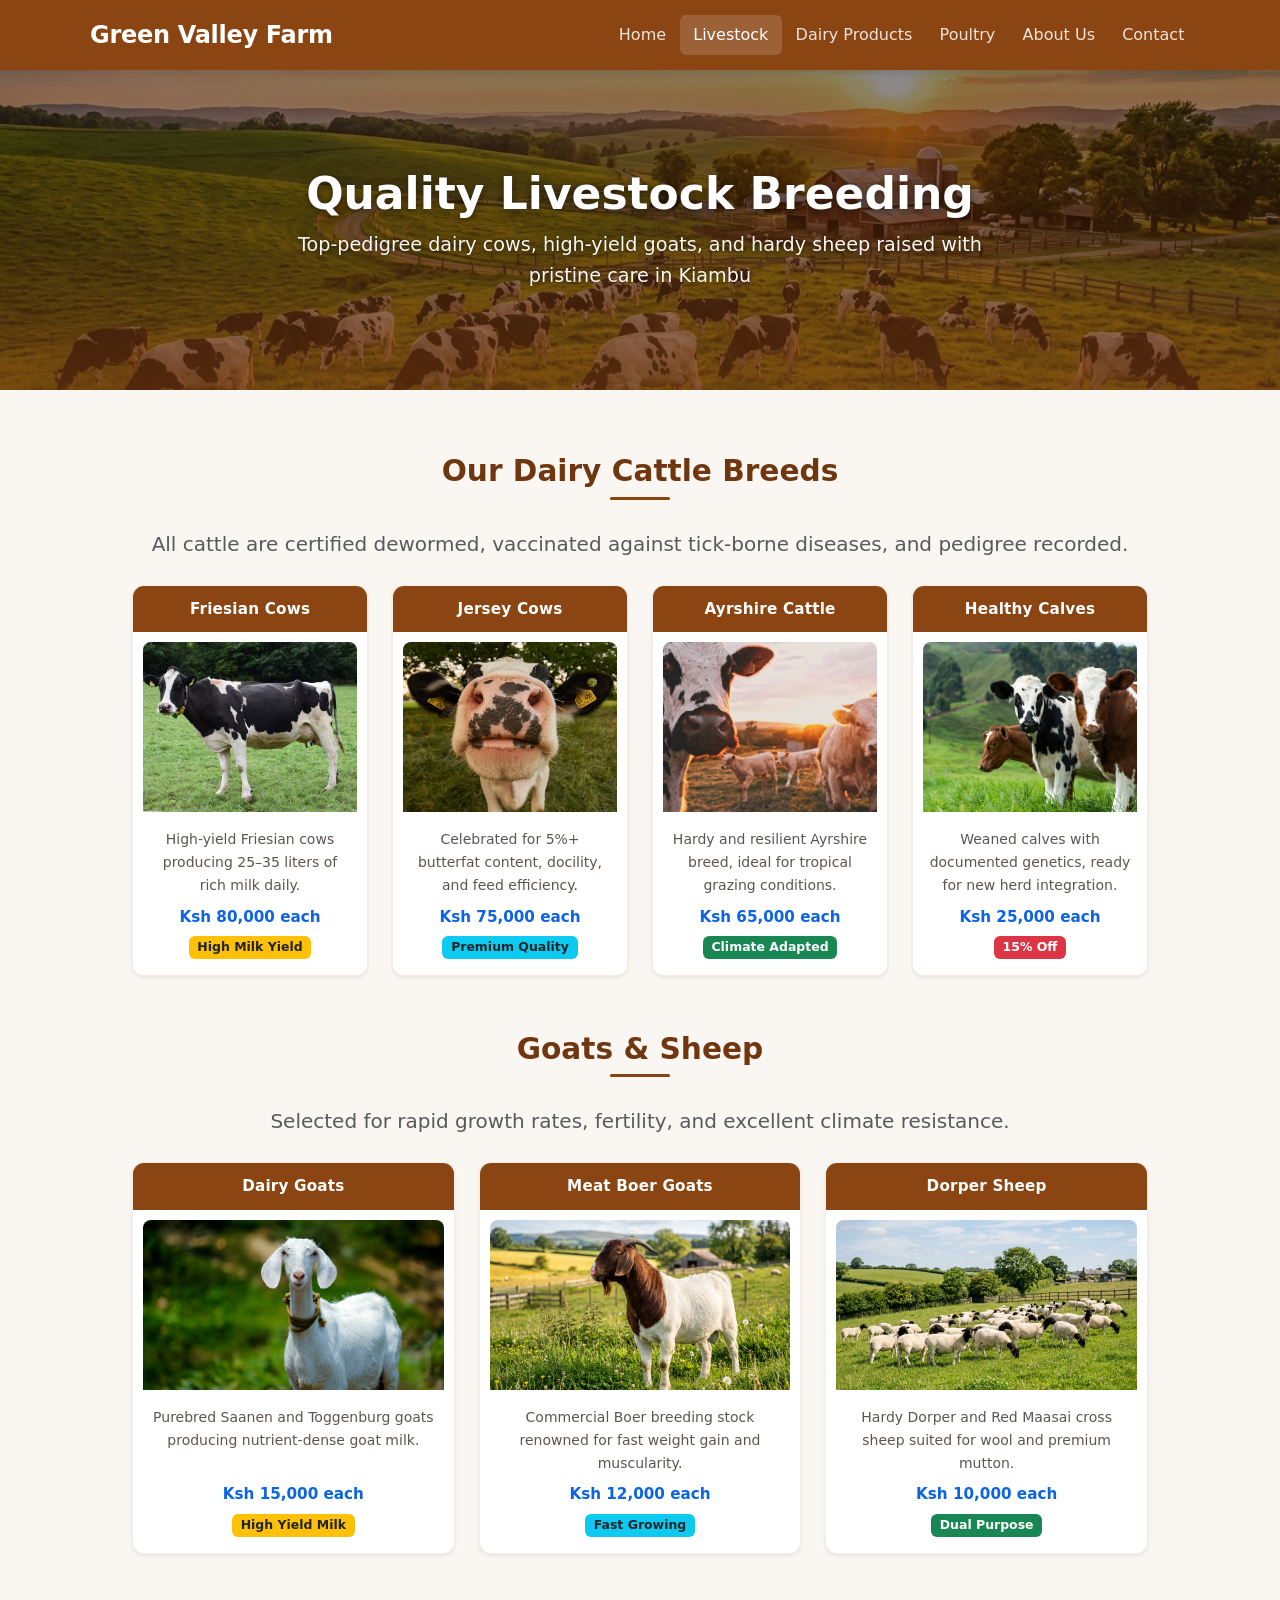
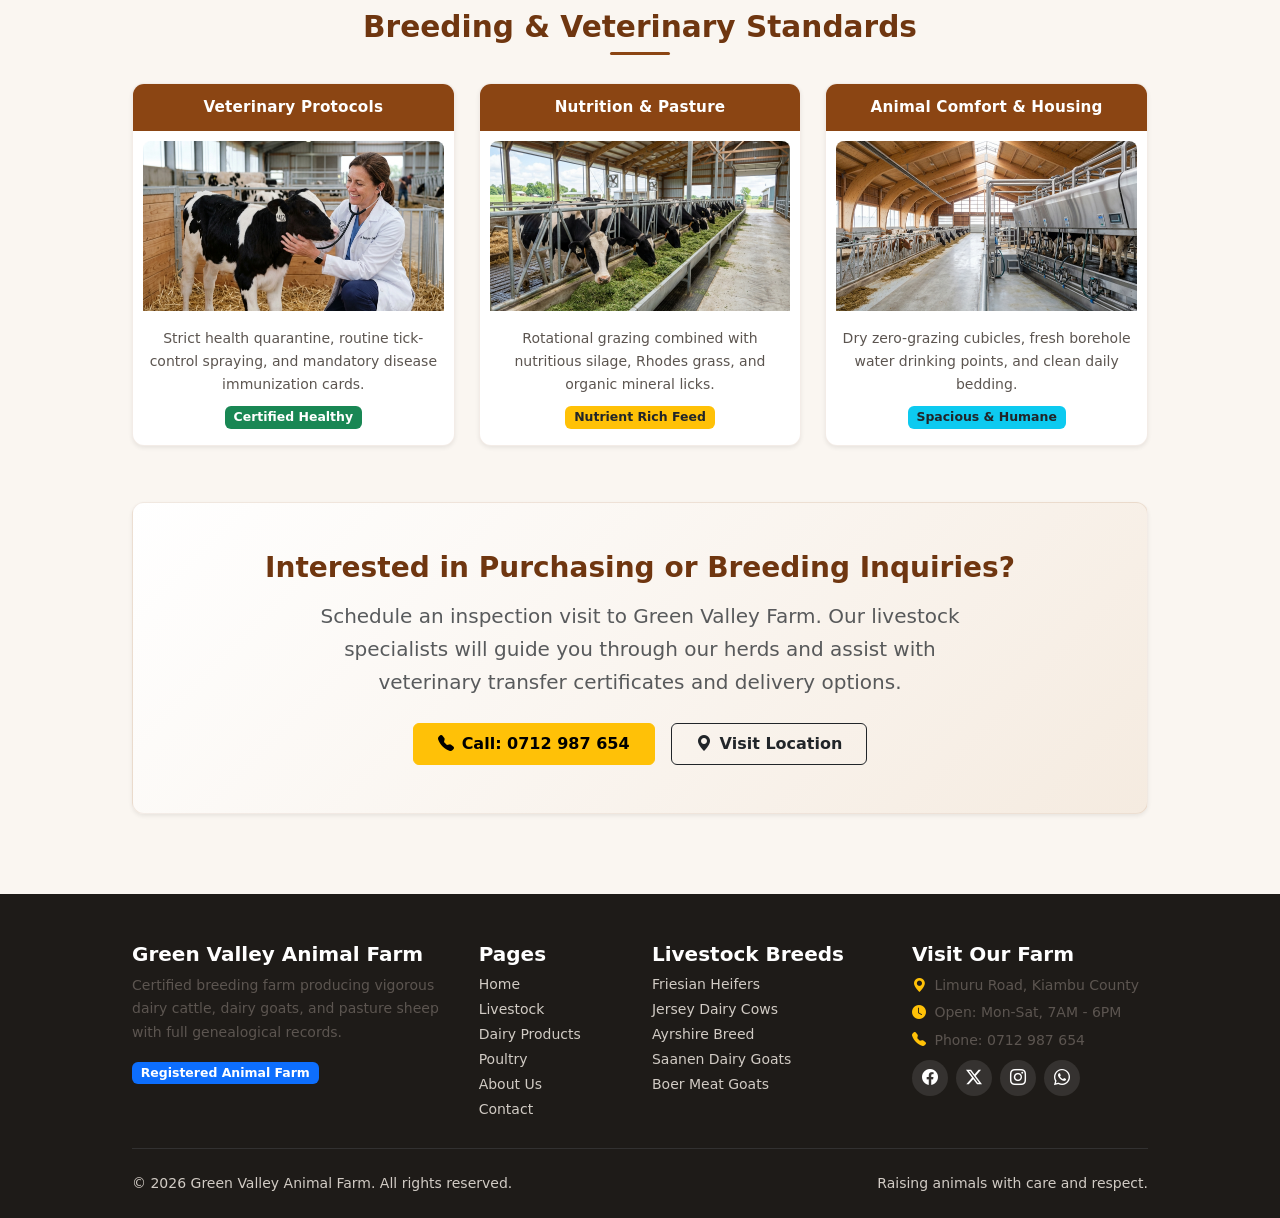
<file: livestock.html>
<!DOCTYPE html>
<html lang="en">

<head>
  <meta charset="UTF-8">
  <meta name="viewport" content="width=device-width, initial-scale=1.0">
  <title>Livestock Breeding &amp; Sales | Green Valley Animal Farm</title>
  <link href="css/bootstrap.min.css" rel="stylesheet">
  <link href="https://cdn.jsdelivr.net/npm/bootstrap@5.3.2/dist/css/bootstrap.min.css" rel="stylesheet">
  <link href="https://cdn.jsdelivr.net/npm/bootstrap-icons@1.11.3/font/bootstrap-icons.min.css" rel="stylesheet">
  <link href="css/style.css" rel="stylesheet">
</head>

<body>

  <!-- Navigation -->
  <nav class="navbar navbar-expand-lg navbar-dark sticky-top navbar-custom">
    <div class="container">
      <a class="navbar-brand text-white fs-4" href="index.html">
        <i class="bi bi-paw-fill"></i> Green Valley Farm
      </a>
      <button class="navbar-toggler" type="button" data-bs-toggle="collapse" data-bs-target="#navbarContent"
        aria-controls="navbarContent" aria-expanded="false" aria-label="Toggle navigation">
        <span class="navbar-toggler-icon"></span>
      </button>
      <div class="collapse navbar-collapse" id="navbarContent">
        <ul class="navbar-nav ms-auto mb-2 mb-lg-0">
          <li class="nav-item"><a class="nav-link" href="index.html">Home</a></li>
          <li class="nav-item"><a class="nav-link active" href="livestock.html">Livestock</a></li>
          <li class="nav-item"><a class="nav-link" href="Dairyproducts.html">Dairy Products</a></li>
          <li class="nav-item"><a class="nav-link" href="poultry.html">Poultry</a></li>
          <li class="nav-item"><a class="nav-link" href="index.html#about">About Us</a></li>
          <li class="nav-item"><a class="nav-link" href="index.html#contact">Contact</a></li>
        </ul>
      </div>
    </div>
  </nav>

  <!-- Page Banner -->
  <header class="page-banner" style="background-image: url('images/hero-cows.jpg');">
    <div class="page-banner-content">
      <h1>Quality Livestock Breeding</h1>
      <p>Top-pedigree dairy cows, high-yield goats, and hardy sheep raised with pristine care in Kiambu</p>
    </div>
  </header>

  <!-- Main Content -->
  <main class="container py-3 py-md-4" style="max-width: 1040px;">

    <!-- DAIRY CATTLE -->
    <section class="section-block text-center">
      <h2 class="section-title">Our Dairy Cattle Breeds</h2>
      <p class="lead small mb-4 text-muted">All cattle are certified dewormed, vaccinated against tick-borne diseases,
        and pedigree recorded.</p>
      <div class="row g-3 g-md-4">
        <div class="col-12 col-sm-6 col-lg-3">
          <div class="card h-100 shadow-sm">
            <div class="card-header-custom">Friesian Cows</div>
            <div class="card-img-wrap">
              <img src="images/fresian-cows.jpg" class="card-img-top" alt="Friesian cows grazing" loading="lazy">
            </div>
            <div class="card-body d-flex flex-column justify-content-between">
              <p class="small mb-2">High-yield Friesian cows producing 25&ndash;35 liters of rich milk daily.</p>
              <div>
                <div class="price">Ksh 80,000 each</div>
                <span class="badge bg-warning text-dark">High Milk Yield</span>
              </div>
            </div>
          </div>
        </div>
        <div class="col-12 col-sm-6 col-lg-3">
          <div class="card h-100 shadow-sm">
            <div class="card-header-custom">Jersey Cows</div>
            <div class="card-img-wrap">
              <img src="images/jersey-cows.jpg" class="card-img-top" alt="Jersey cows on pasture" loading="lazy">
            </div>
            <div class="card-body d-flex flex-column justify-content-between">
              <p class="small mb-2">Celebrated for 5%+ butterfat content, docility, and feed efficiency.</p>
              <div>
                <div class="price">Ksh 75,000 each</div>
                <span class="badge bg-info text-dark">Premium Quality</span>
              </div>
            </div>
          </div>
        </div>
        <div class="col-12 col-sm-6 col-lg-3">
          <div class="card h-100 shadow-sm">
            <div class="card-header-custom">Ayrshire Cattle</div>
            <div class="card-img-wrap">
              <img src="images/ayrshire-cattle.jpg" class="card-img-top" alt="Ayrshire cattle" loading="lazy">
            </div>
            <div class="card-body d-flex flex-column justify-content-between">
              <p class="small mb-2">Hardy and resilient Ayrshire breed, ideal for tropical grazing conditions.</p>
              <div>
                <div class="price">Ksh 65,000 each</div>
                <span class="badge bg-success">Climate Adapted</span>
              </div>
            </div>
          </div>
        </div>
        <div class="col-12 col-sm-6 col-lg-3">
          <div class="card h-100 shadow-sm">
            <div class="card-header-custom">Healthy Calves</div>
            <div class="card-img-wrap">
              <img src="images/calves.jpg" class="card-img-top" alt="Young calves" loading="lazy">
            </div>
            <div class="card-body d-flex flex-column justify-content-between">
              <p class="small mb-2">Weaned calves with documented genetics, ready for new herd integration.</p>
              <div>
                <div class="price">Ksh 25,000 each</div>
                <span class="badge bg-danger">15% Off</span>
              </div>
            </div>
          </div>
        </div>
      </div>
    </section>

    <!-- GOATS & SHEEP -->
    <section class="section-block text-center">
      <h2 class="section-title">Goats &amp; Sheep</h2>
      <p class="lead small mb-4 text-muted">Selected for rapid growth rates, fertility, and excellent climate
        resistance.</p>
      <div class="row g-3 g-md-4">
        <div class="col-12 col-sm-6 col-lg-4">
          <div class="card h-100 shadow-sm">
            <div class="card-header-custom">Dairy Goats</div>
            <div class="card-img-wrap">
              <img src="images/dairy-goats.jpg" class="card-img-top" alt="Dairy goats" loading="lazy">
            </div>
            <div class="card-body d-flex flex-column justify-content-between">
              <p class="small mb-2">Purebred Saanen and Toggenburg goats producing nutrient-dense goat milk.</p>
              <div>
                <div class="price">Ksh 15,000 each</div>
                <span class="badge bg-warning text-dark">High Yield Milk</span>
              </div>
            </div>
          </div>
        </div>
        <div class="col-12 col-sm-6 col-lg-4">
          <div class="card h-100 shadow-sm">
            <div class="card-header-custom">Meat Boer Goats</div>
            <div class="card-img-wrap">
              <img src="images/meat-goats.jpg" class="card-img-top" alt="Boer goats" loading="lazy">
            </div>
            <div class="card-body d-flex flex-column justify-content-between">
              <p class="small mb-2">Commercial Boer breeding stock renowned for fast weight gain and muscularity.</p>
              <div>
                <div class="price">Ksh 12,000 each</div>
                <span class="badge bg-info text-dark">Fast Growing</span>
              </div>
            </div>
          </div>
        </div>
        <div class="col-12 col-sm-12 col-lg-4">
          <div class="card h-100 shadow-sm">
            <div class="card-header-custom">Dorper Sheep</div>
            <div class="card-img-wrap">
              <img src="images/sheep.jpg" class="card-img-top" alt="Flock of sheep" loading="lazy">
            </div>
            <div class="card-body d-flex flex-column justify-content-between">
              <p class="small mb-2">Hardy Dorper and Red Maasai cross sheep suited for wool and premium mutton.</p>
              <div>
                <div class="price">Ksh 10,000 each</div>
                <span class="badge bg-success">Dual Purpose</span>
              </div>
            </div>
          </div>
        </div>
      </div>
    </section>

    <!-- HUSBANDRY & CARE STANDARDS -->
    <section class="section-block text-center">
      <h2 class="section-title">Breeding &amp; Veterinary Standards</h2>
      <div class="row g-3 g-md-4">
        <div class="col-12 col-sm-6 col-lg-4">
          <div class="card h-100 shadow-sm">
            <div class="card-header-custom">Veterinary Protocols</div>
            <div class="card-img-wrap">
              <img src="images/vet-care.jpg" class="card-img-top" alt="Veterinary livestock inspection" loading="lazy">
            </div>
            <div class="card-body">
              <p class="small mb-2">Strict health quarantine, routine tick-control spraying, and mandatory disease
                immunization cards.</p>
              <span class="badge bg-success">Certified Healthy</span>
            </div>
          </div>
        </div>
        <div class="col-12 col-sm-6 col-lg-4">
          <div class="card h-100 shadow-sm">
            <div class="card-header-custom">Nutrition &amp; Pasture</div>
            <div class="card-img-wrap">
              <img src="images/feeding.jpg" class="card-img-top" alt="Cattle enjoying pasture feeding" loading="lazy">
            </div>
            <div class="card-body">
              <p class="small mb-2">Rotational grazing combined with nutritious silage, Rhodes grass, and organic
                mineral licks.</p>
              <span class="badge bg-warning text-dark">Nutrient Rich Feed</span>
            </div>
          </div>
        </div>
        <div class="col-12 col-sm-12 col-lg-4">
          <div class="card h-100 shadow-sm">
            <div class="card-header-custom">Animal Comfort &amp; Housing</div>
            <div class="card-img-wrap">
              <img src="images/facilities.jpg" class="card-img-top" alt="Clean farm stalls" loading="lazy">
            </div>
            <div class="card-body">
              <p class="small mb-2">Dry zero-grazing cubicles, fresh borehole water drinking points, and clean daily
                bedding.</p>
              <span class="badge bg-info text-dark">Spacious &amp; Humane</span>
            </div>
          </div>
        </div>
      </div>
    </section>

    <!-- INQUIRY & VISITATION CALL TO ACTION -->
    <section class="section-block text-center">
      <div class="card shadow-sm p-4 p-md-5"
        style="background: linear-gradient(135deg, #ffffff 0%, var(--primary-subtle) 100%);">
        <h3 class="fw-bold mb-3">Interested in Purchasing or Breeding Inquiries?</h3>
        <p class="lead small mb-4 text-muted mx-auto" style="max-width: 650px;">
          Schedule an inspection visit to Green Valley Farm. Our livestock specialists will guide you through our herds
          and assist with veterinary transfer certificates and delivery options.
        </p>
        <div class="d-flex flex-wrap justify-content-center gap-3">
          <a href="tel:+254712987654" class="btn btn-warning fw-semibold px-4 py-2"><i
              class="bi bi-telephone-fill me-2"></i>Call: 0712 987 654</a>
          <a href="index.html#contact" class="btn btn-outline-dark fw-semibold px-4 py-2"><i
              class="bi bi-geo-alt-fill me-2"></i>Visit Location</a>
        </div>
      </div>
    </section>

  </main>

  <!-- Footer -->
  <footer class="footer-custom pt-5 pb-4">
    <div class="container" style="max-width: 1040px;">
      <div class="row g-4">
        <div class="col-12 col-md-6 col-lg-4">
          <h5 class="fw-bold mb-2"><i class="bi bi-paw-fill"></i> Green Valley Animal Farm</h5>
          <p class="small mb-3">Certified breeding farm producing vigorous dairy cattle, dairy goats, and pasture sheep
            with full genealogical records.</p>
          <span class="badge bg-primary">Registered Animal Farm</span>
        </div>
        <div class="col-6 col-md-3 col-lg-2">
          <h5 class="fw-bold mb-2">Pages</h5>
          <ul class="list-unstyled small mb-0">
            <li class="mb-1"><a href="index.html">Home</a></li>
            <li class="mb-1"><a href="livestock.html">Livestock</a></li>
            <li class="mb-1"><a href="Dairyproducts.html">Dairy Products</a></li>
            <li class="mb-1"><a href="poultry.html">Poultry</a></li>
            <li class="mb-1"><a href="index.html#about">About Us</a></li>
            <li class="mb-1"><a href="index.html#contact">Contact</a></li>
          </ul>
        </div>
        <div class="col-6 col-md-3 col-lg-3">
          <h5 class="fw-bold mb-2">Livestock Breeds</h5>
          <ul class="list-unstyled small mb-0">
            <li class="mb-1"><a href="#cattle">Friesian Heifers</a></li>
            <li class="mb-1"><a href="#cattle">Jersey Dairy Cows</a></li>
            <li class="mb-1"><a href="#cattle">Ayrshire Breed</a></li>
            <li class="mb-1"><a href="#goats">Saanen Dairy Goats</a></li>
            <li class="mb-1"><a href="#goats">Boer Meat Goats</a></li>
          </ul>
        </div>
        <div class="col-12 col-md-6 col-lg-3">
          <h5 class="fw-bold mb-2">Visit Our Farm</h5>
          <p class="small mb-1"><i class="bi bi-geo-alt-fill text-warning me-1"></i> Limuru Road, Kiambu County</p>
          <p class="small mb-1"><i class="bi bi-clock-fill text-warning me-1"></i> Open: Mon-Sat, 7AM - 6PM</p>
          <p class="small mb-2"><i class="bi bi-telephone-fill text-warning me-1"></i> Phone: 0712 987 654</p>
          <div class="social-links d-flex gap-2 mt-2">
            <a href="#" aria-label="Facebook"><i class="bi bi-facebook"></i></a>
            <a href="#" aria-label="Twitter"><i class="bi bi-twitter-x"></i></a>
            <a href="#" aria-label="Instagram"><i class="bi bi-instagram"></i></a>
            <a href="#" aria-label="WhatsApp"><i class="bi bi-whatsapp"></i></a>
          </div>
        </div>
      </div>
      <hr class="border-secondary my-4">
      <div class="d-flex flex-column flex-sm-row justify-content-between text-center text-sm-start small">
        <span>&copy; 2026 Green Valley Animal Farm. All rights reserved.</span>
        <span class="mt-2 mt-sm-0">Raising animals with care and respect.</span>
      </div>
    </div>
  </footer>

  <script src="js/bootstrap.bundle.min.js"></script>
  <script src="https://cdn.jsdelivr.net/npm/bootstrap@5.3.2/dist/js/bootstrap.bundle.min.js"></script>
</body>

</html>
</file>
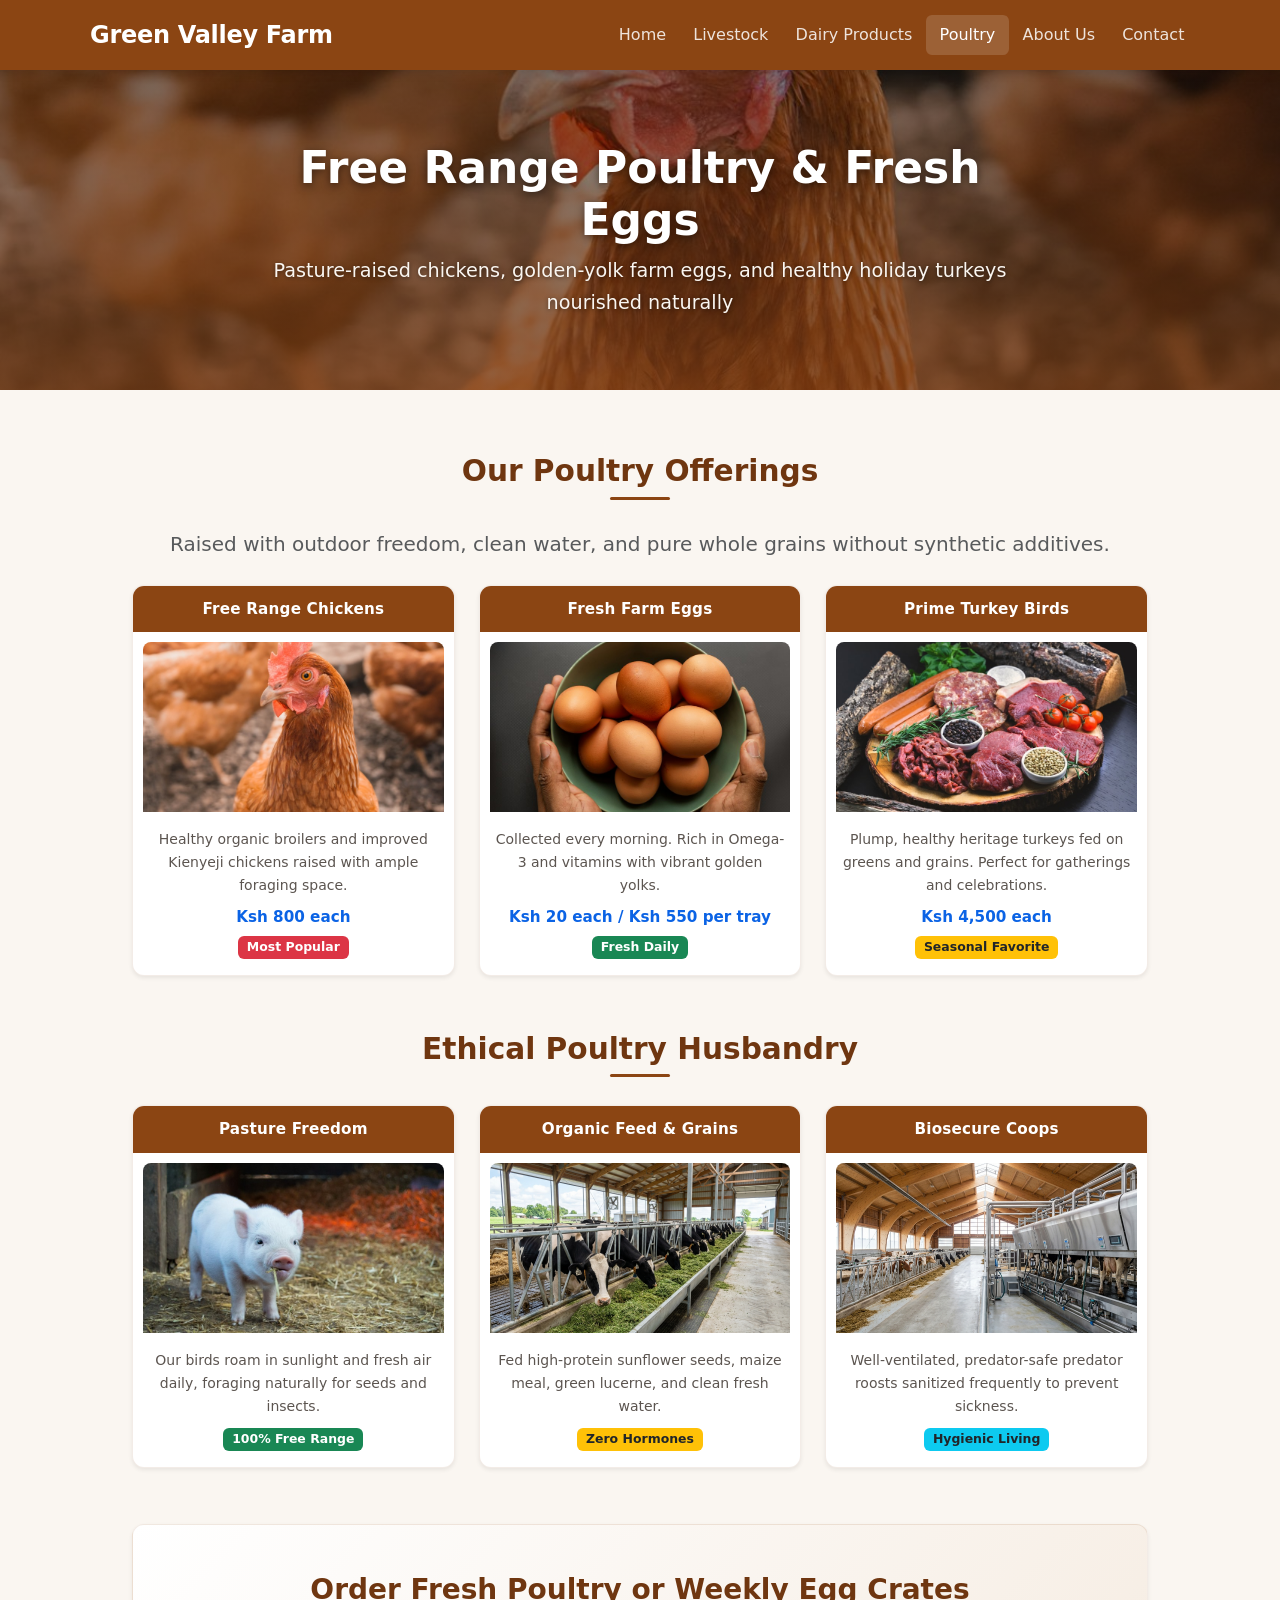
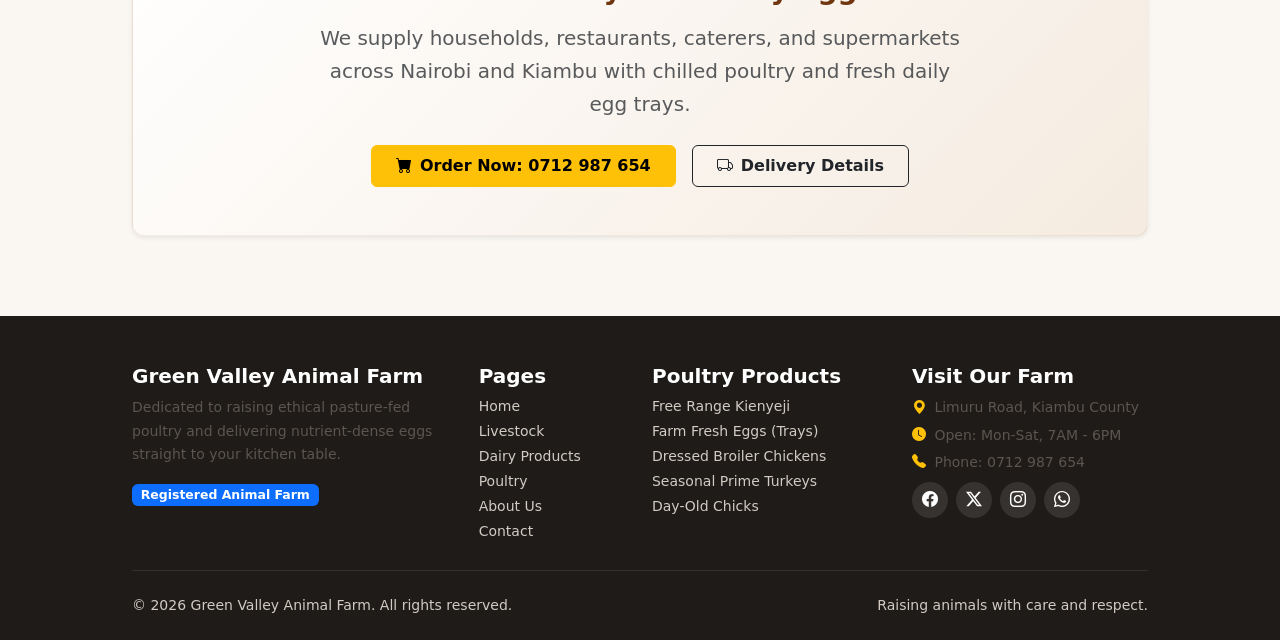
<file: poultry.html>
<!DOCTYPE html>
<html lang="en">

<head>
  <meta charset="UTF-8">
  <meta name="viewport" content="width=device-width, initial-scale=1.0">
  <title>Poultry &amp; Fresh Eggs | Green Valley Animal Farm</title>
  <link href="css/bootstrap.min.css" rel="stylesheet">
  <link href="https://cdn.jsdelivr.net/npm/bootstrap@5.3.2/dist/css/bootstrap.min.css" rel="stylesheet">
  <link href="https://cdn.jsdelivr.net/npm/bootstrap-icons@1.11.3/font/bootstrap-icons.min.css" rel="stylesheet">
  <link href="css/style.css" rel="stylesheet">
</head>

<body>

  <!-- Navigation -->
  <nav class="navbar navbar-expand-lg navbar-dark sticky-top navbar-custom">
    <div class="container">
      <a class="navbar-brand text-white fs-4" href="index.html">
        <i class="bi bi-paw-fill"></i> Green Valley Farm
      </a>
      <button class="navbar-toggler" type="button" data-bs-toggle="collapse" data-bs-target="#navbarContent"
        aria-controls="navbarContent" aria-expanded="false" aria-label="Toggle navigation">
        <span class="navbar-toggler-icon"></span>
      </button>
      <div class="collapse navbar-collapse" id="navbarContent">
        <ul class="navbar-nav ms-auto mb-2 mb-lg-0">
          <li class="nav-item"><a class="nav-link" href="index.html">Home</a></li>
          <li class="nav-item"><a class="nav-link" href="livestock.html">Livestock</a></li>
          <li class="nav-item"><a class="nav-link" href="Dairyproducts.html">Dairy Products</a></li>
          <li class="nav-item"><a class="nav-link active" href="poultry.html">Poultry</a></li>
          <li class="nav-item"><a class="nav-link" href="index.html#about">About Us</a></li>
          <li class="nav-item"><a class="nav-link" href="index.html#contact">Contact</a></li>
        </ul>
      </div>
    </div>
  </nav>

  <!-- Page Banner -->
  <header class="page-banner" style="background-image: url('images/hero-poultry.jpg');">
    <div class="page-banner-content">
      <h1>Free Range Poultry &amp; Fresh Eggs</h1>
      <p>Pasture-raised chickens, golden-yolk farm eggs, and healthy holiday turkeys nourished naturally</p>
    </div>
  </header>

  <!-- Main Content -->
  <main class="container py-3 py-md-4" style="max-width: 1040px;">

    <!-- POULTRY & PRODUCTS -->
    <section class="section-block text-center">
      <h2 class="section-title">Our Poultry Offerings</h2>
      <p class="lead small mb-4 text-muted">Raised with outdoor freedom, clean water, and pure whole grains without
        synthetic additives.</p>
      <div class="row g-3 g-md-4">
        <div class="col-12 col-sm-6 col-lg-4">
          <div class="card h-100 shadow-sm">
            <div class="card-header-custom">Free Range Chickens</div>
            <div class="card-img-wrap">
              <img src="images/chickens.jpg" class="card-img-top" alt="Free range chickens in grass" loading="lazy">
            </div>
            <div class="card-body d-flex flex-column justify-content-between">
              <p class="small mb-2">Healthy organic broilers and improved Kienyeji chickens raised with ample foraging
                space.</p>
              <div>
                <div class="price">Ksh 800 each</div>
                <span class="badge bg-danger">Most Popular</span>
              </div>
            </div>
          </div>
        </div>
        <div class="col-12 col-sm-6 col-lg-4">
          <div class="card h-100 shadow-sm">
            <div class="card-header-custom">Fresh Farm Eggs</div>
            <div class="card-img-wrap">
              <img src="images/eggs.jpg" class="card-img-top" alt="Fresh brown eggs in bowl" loading="lazy">
            </div>
            <div class="card-body d-flex flex-column justify-content-between">
              <p class="small mb-2">Collected every morning. Rich in Omega-3 and vitamins with vibrant golden yolks.</p>
              <div>
                <div class="price">Ksh 20 each / Ksh 550 per tray</div>
                <span class="badge bg-success">Fresh Daily</span>
              </div>
            </div>
          </div>
        </div>
        <div class="col-12 col-sm-12 col-lg-4">
          <div class="card h-100 shadow-sm">
            <div class="card-header-custom">Prime Turkey Birds</div>
            <div class="card-img-wrap">
              <img src="images/turkeys.jpg" class="card-img-top" alt="Pasture turkeys" loading="lazy">
            </div>
            <div class="card-body d-flex flex-column justify-content-between">
              <p class="small mb-2">Plump, healthy heritage turkeys fed on greens and grains. Perfect for gatherings and
                celebrations.</p>
              <div>
                <div class="price">Ksh 4,500 each</div>
                <span class="badge bg-warning text-dark">Seasonal Favorite</span>
              </div>
            </div>
          </div>
        </div>
      </div>
    </section>

    <!-- WELFARE & NUTRITION STANDARDS -->
    <section class="section-block text-center">
      <h2 class="section-title">Ethical Poultry Husbandry</h2>
      <div class="row g-3 g-md-4">
        <div class="col-12 col-sm-6 col-lg-4">
          <div class="card h-100 shadow-sm">
            <div class="card-header-custom">Pasture Freedom</div>
            <div class="card-img-wrap">
              <img src="images/husbandry.jpg" class="card-img-top" alt="Chickens outdoors" loading="lazy">
            </div>
            <div class="card-body">
              <p class="small mb-2">Our birds roam in sunlight and fresh air daily, foraging naturally for seeds and
                insects.</p>
              <span class="badge bg-success">100% Free Range</span>
            </div>
          </div>
        </div>
        <div class="col-12 col-sm-6 col-lg-4">
          <div class="card h-100 shadow-sm">
            <div class="card-header-custom">Organic Feed &amp; Grains</div>
            <div class="card-img-wrap">
              <img src="images/feeding.jpg" class="card-img-top" alt="Poultry grain feed" loading="lazy">
            </div>
            <div class="card-body">
              <p class="small mb-2">Fed high-protein sunflower seeds, maize meal, green lucerne, and clean fresh water.
              </p>
              <span class="badge bg-warning text-dark">Zero Hormones</span>
            </div>
          </div>
        </div>
        <div class="col-12 col-sm-12 col-lg-4">
          <div class="card h-100 shadow-sm">
            <div class="card-header-custom">Biosecure Coops</div>
            <div class="card-img-wrap">
              <img src="images/facilities.jpg" class="card-img-top" alt="Clean poultry coops" loading="lazy">
            </div>
            <div class="card-body">
              <p class="small mb-2">Well-ventilated, predator-safe predator roosts sanitized frequently to prevent
                sickness.</p>
              <span class="badge bg-info text-dark">Hygienic Living</span>
            </div>
          </div>
        </div>
      </div>
    </section>

    <!-- WHOLESALE & BULK ORDERS CALL TO ACTION -->
    <section class="section-block text-center">
      <div class="card shadow-sm p-4 p-md-5"
        style="background: linear-gradient(135deg, #ffffff 0%, var(--primary-subtle) 100%);">
        <h3 class="fw-bold mb-3">Order Fresh Poultry or Weekly Egg Crates</h3>
        <p class="lead small mb-4 text-muted mx-auto" style="max-width: 650px;">
          We supply households, restaurants, caterers, and supermarkets across Nairobi and Kiambu with chilled poultry
          and fresh daily egg trays.
        </p>
        <div class="d-flex flex-wrap justify-content-center gap-3">
          <a href="tel:+254712987654" class="btn btn-warning fw-semibold px-4 py-2"><i
              class="bi bi-cart-fill me-2"></i>Order Now: 0712 987 654</a>
          <a href="index.html#contact" class="btn btn-outline-dark fw-semibold px-4 py-2"><i
              class="bi bi-truck me-2"></i>Delivery Details</a>
        </div>
      </div>
    </section>

  </main>

  <!-- Footer -->
  <footer class="footer-custom pt-5 pb-4">
    <div class="container" style="max-width: 1040px;">
      <div class="row g-4">
        <div class="col-12 col-md-6 col-lg-4">
          <h5 class="fw-bold mb-2"><i class="bi bi-paw-fill"></i> Green Valley Animal Farm</h5>
          <p class="small mb-3">Dedicated to raising ethical pasture-fed poultry and delivering nutrient-dense eggs
            straight to your kitchen table.</p>
          <span class="badge bg-primary">Registered Animal Farm</span>
        </div>
        <div class="col-6 col-md-3 col-lg-2">
          <h5 class="fw-bold mb-2">Pages</h5>
          <ul class="list-unstyled small mb-0">
            <li class="mb-1"><a href="index.html">Home</a></li>
            <li class="mb-1"><a href="livestock.html">Livestock</a></li>
            <li class="mb-1"><a href="Dairyproducts.html">Dairy Products</a></li>
            <li class="mb-1"><a href="poultry.html">Poultry</a></li>
            <li class="mb-1"><a href="index.html#about">About Us</a></li>
            <li class="mb-1"><a href="index.html#contact">Contact</a></li>
          </ul>
        </div>
        <div class="col-6 col-md-3 col-lg-3">
          <h5 class="fw-bold mb-2">Poultry Products</h5>
          <ul class="list-unstyled small mb-0">
            <li class="mb-1"><a href="#">Free Range Kienyeji</a></li>
            <li class="mb-1"><a href="#">Farm Fresh Eggs (Trays)</a></li>
            <li class="mb-1"><a href="#">Dressed Broiler Chickens</a></li>
            <li class="mb-1"><a href="#">Seasonal Prime Turkeys</a></li>
            <li class="mb-1"><a href="#">Day-Old Chicks</a></li>
          </ul>
        </div>
        <div class="col-12 col-md-6 col-lg-3">
          <h5 class="fw-bold mb-2">Visit Our Farm</h5>
          <p class="small mb-1"><i class="bi bi-geo-alt-fill text-warning me-1"></i> Limuru Road, Kiambu County</p>
          <p class="small mb-1"><i class="bi bi-clock-fill text-warning me-1"></i> Open: Mon-Sat, 7AM - 6PM</p>
          <p class="small mb-2"><i class="bi bi-telephone-fill text-warning me-1"></i> Phone: 0712 987 654</p>
          <div class="social-links d-flex gap-2 mt-2">
            <a href="#" aria-label="Facebook"><i class="bi bi-facebook"></i></a>
            <a href="#" aria-label="Twitter"><i class="bi bi-twitter-x"></i></a>
            <a href="#" aria-label="Instagram"><i class="bi bi-instagram"></i></a>
            <a href="#" aria-label="WhatsApp"><i class="bi bi-whatsapp"></i></a>
          </div>
        </div>
      </div>
      <hr class="border-secondary my-4">
      <div class="d-flex flex-column flex-sm-row justify-content-between text-center text-sm-start small">
        <span>&copy; 2026 Green Valley Animal Farm. All rights reserved.</span>
        <span class="mt-2 mt-sm-0">Raising animals with care and respect.</span>
      </div>
    </div>
  </footer>

  <script src="js/bootstrap.bundle.min.js"></script>
  <script src="https://cdn.jsdelivr.net/npm/bootstrap@5.3.2/dist/js/bootstrap.bundle.min.js"></script>
</body>

</html>
</file>
<file: css/style.css>
/* ==========================================================================
   Green Valley Animal Farm - Custom Responsive Stylesheet
   ========================================================================== */

:root {
  --primary: #8b4513;
  --primary-dark: #6f3610;
  --primary-light: #a75d28;
  --primary-subtle: #f5ebe0;
  --accent: #d97706;
  --accent-green: #2e7d32;
  --cream: #faf6f1;
  --text-dark: #2c2724;
  --text-muted: #5c5550;
  --card-radius: 12px;
}

body {
  background-color: var(--cream);
  color: var(--text-dark);
  font-family: system-ui, -apple-system, "Segoe UI", Roboto, Helvetica, Arial, sans-serif;
  overflow-x: hidden;
}

/* Typography */
h1, h2, h3, h4, h5 {
  font-weight: 700;
  color: var(--primary-dark);
}

h2.section-title {
  font-size: clamp(1.4rem, 2.5vw, 1.85rem);
  position: relative;
  display: inline-block;
  padding-bottom: 10px;
  margin-bottom: 1.75rem;
}

h2.section-title::after {
  content: "";
  position: absolute;
  bottom: 0;
  left: 50%;
  transform: translateX(-50%);
  width: 60px;
  height: 3px;
  background-color: var(--primary);
  border-radius: 2px;
}

p {
  line-height: 1.65;
  color: var(--text-muted);
}

a {
  text-decoration: none;
  color: var(--primary);
  transition: color 0.2s ease, transform 0.2s ease;
}

a:hover {
  color: var(--accent);
}

/* Navigation */
.navbar-custom {
  background-color: var(--primary);
  box-shadow: 0 2px 10px rgba(0, 0, 0, 0.15);
  padding: 0.75rem 0;
}

.navbar-custom .navbar-brand {
  font-weight: 700;
  letter-spacing: -0.3px;
  display: flex;
  align-items: center;
  gap: 8px;
}

.navbar-custom .nav-link {
  color: rgba(255, 255, 255, 0.85) !important;
  font-weight: 500;
  padding: 0.5rem 0.85rem !important;
  border-radius: 6px;
  transition: all 0.2s ease;
}

.navbar-custom .nav-link:hover,
.navbar-custom .nav-link.active {
  color: #ffffff !important;
  background-color: rgba(255, 255, 255, 0.15);
}

/* Carousel / Hero Section */
.carousel-item {
  height: clamp(260px, 45vw, 420px);
  background-color: #1a1614;
}

.carousel-item img {
  object-fit: cover;
  width: 100%;
  height: 100%;
  filter: brightness(0.88);
}

.carousel-caption {
  background: rgba(111, 54, 16, 0.85);
  backdrop-filter: blur(4px);
  border-radius: 10px;
  left: 8%;
  right: 8%;
  bottom: 25px;
  padding: 14px 20px;
  box-shadow: 0 4px 16px rgba(0, 0, 0, 0.25);
}

.carousel-caption h3 {
  font-size: clamp(1.2rem, 3vw, 1.9rem);
  color: #ffffff;
  margin-bottom: 4px;
}

.carousel-caption p {
  color: #f7ede2 !important;
  font-size: clamp(0.85rem, 1.6vw, 1.05rem);
}

/* Page Banner (for dedicated sub-pages) */
.page-banner {
  position: relative;
  height: clamp(200px, 30vw, 320px);
  background-size: cover;
  background-position: center;
  display: flex;
  align-items: center;
  justify-content: center;
  text-align: center;
  color: #ffffff;
  overflow: hidden;
  margin-bottom: 2.5rem;
}

.page-banner::before {
  content: "";
  position: absolute;
  inset: 0;
  background: linear-gradient(rgba(0, 0, 0, 0.45), rgba(111, 54, 16, 0.75));
}

.page-banner-content {
  position: relative;
  z-index: 1;
  padding: 1.5rem;
  max-width: 800px;
}

.page-banner-content h1 {
  font-size: clamp(1.75rem, 4vw, 2.75rem);
  color: #ffffff;
  margin-bottom: 0.5rem;
  text-shadow: 0 2px 8px rgba(0, 0, 0, 0.5);
}

.page-banner-content p {
  color: #faf6f1;
  font-size: clamp(0.95rem, 1.8vw, 1.2rem);
  margin-bottom: 0;
  text-shadow: 0 1px 4px rgba(0, 0, 0, 0.5);
}

/* Section Blocks */
.section-block {
  margin-bottom: 3.5rem;
}

/* Responsive Cards */
.card {
  transition: transform 0.25s ease, box-shadow 0.25s ease;
  border: 1px solid rgba(139, 69, 19, 0.1);
  border-radius: var(--card-radius);
  overflow: hidden;
  background-color: #ffffff;
}

.card:hover {
  transform: translateY(-4px);
  box-shadow: 0 12px 28px rgba(111, 54, 16, 0.15) !important;
}

.card-header-custom {
  background-color: var(--primary);
  color: #ffffff;
  text-align: center;
  font-weight: 600;
  font-size: 0.95rem;
  padding: 12px 14px;
  letter-spacing: 0.2px;
}

.card-img-wrap {
  padding: 10px 10px 0;
  background-color: #ffffff;
}

.card-img-top {
  height: 170px;
  object-fit: cover;
  border-radius: 8px 8px 0 0;
  width: 100%;
  display: block;
}

.card-img-wide {
  height: 200px;
}

.card-body {
  padding: 1rem;
}

.price {
  color: #0b63e5;
  font-weight: 700;
  font-size: 0.95rem;
  margin-bottom: 6px;
}

/* Feature Badge */
.badge {
  font-weight: 600;
  padding: 0.4em 0.7em;
  font-size: 0.78rem;
  border-radius: 6px;
}

/* Testimonial Cards */
.testimonial-card {
  border-left: 4px solid var(--primary);
}

/* Newsletter Box */
.newsletter-card {
  background: linear-gradient(135deg, #ffffff 0%, var(--primary-subtle) 100%);
  border: 1px solid rgba(139, 69, 19, 0.2);
  border-radius: var(--card-radius);
}

/* Footer */
.footer-custom {
  background-color: #1e1b18;
  color: #d1cbc4;
}

.footer-custom h5 {
  color: #ffffff;
}

.footer-custom a {
  color: #d1cbc4;
}

.footer-custom a:hover {
  color: #ffffff;
  text-decoration: underline;
}

.footer-custom .social-links a {
  display: inline-flex;
  align-items: center;
  justify-content: center;
  width: 36px;
  height: 36px;
  border-radius: 50%;
  background-color: rgba(255, 255, 255, 0.1);
  color: #ffffff;
  transition: background-color 0.2s ease, transform 0.2s ease;
}

.footer-custom .social-links a:hover {
  background-color: var(--primary);
  transform: translateY(-2px);
  text-decoration: none;
}

/* Responsive Media Queries */
@media (max-width: 575.98px) {
  .section-block {
    margin-bottom: 2.5rem;
  }
  
  .carousel-caption {
    left: 4%;
    right: 4%;
    bottom: 14px;
    padding: 10px 12px;
  }
  
  .card-img-top {
    height: 190px;
  }
  
  .card-img-wide {
    height: 180px;
  }
  
  .navbar-custom .navbar-brand {
    font-size: 1.15rem !important;
  }
  
  .navbar-nav {
    padding-top: 0.5rem;
  }
  
  .navbar-nav .nav-item {
    margin-bottom: 2px;
  }
}

@media (min-width: 576px) and (max-width: 767.98px) {
  .card-img-top {
    height: 160px;
  }
}

@media (min-width: 768px) and (max-width: 991.98px) {
  .card-img-top {
    height: 160px;
  }
}
</file>
